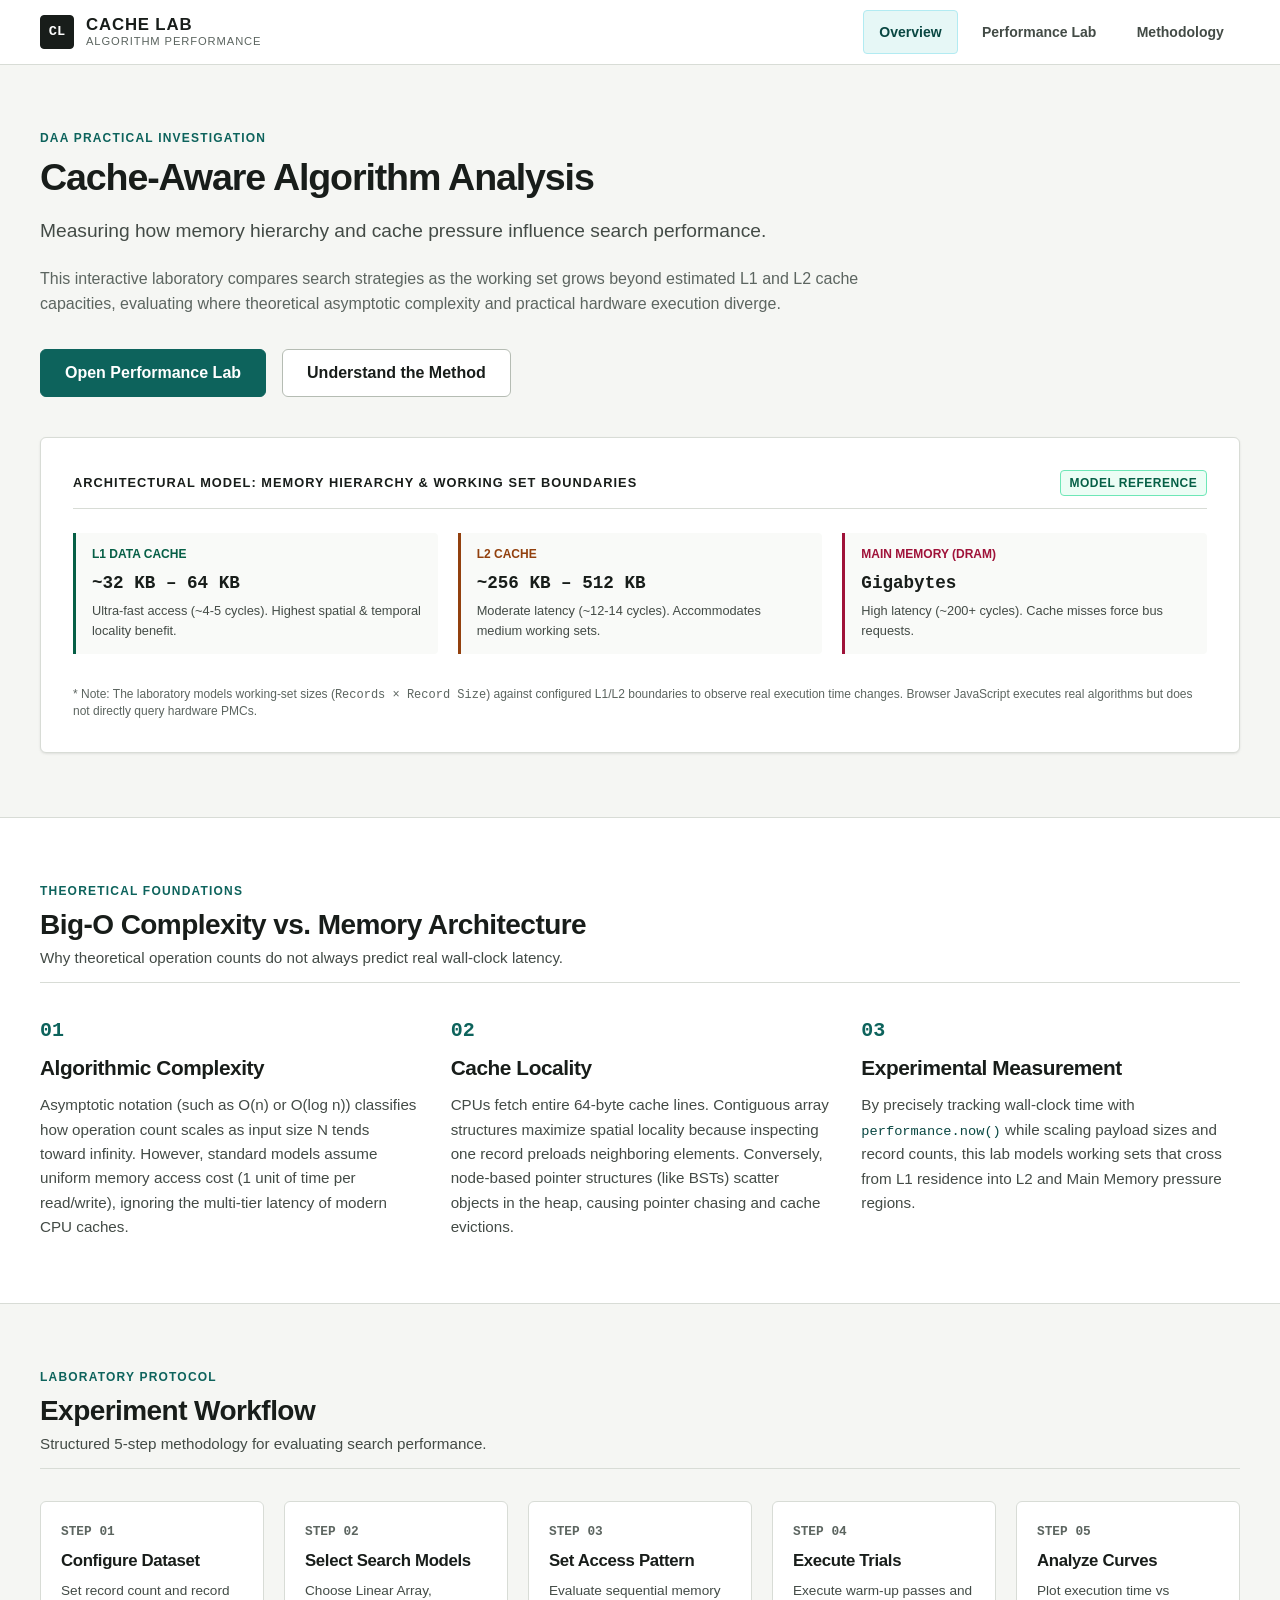
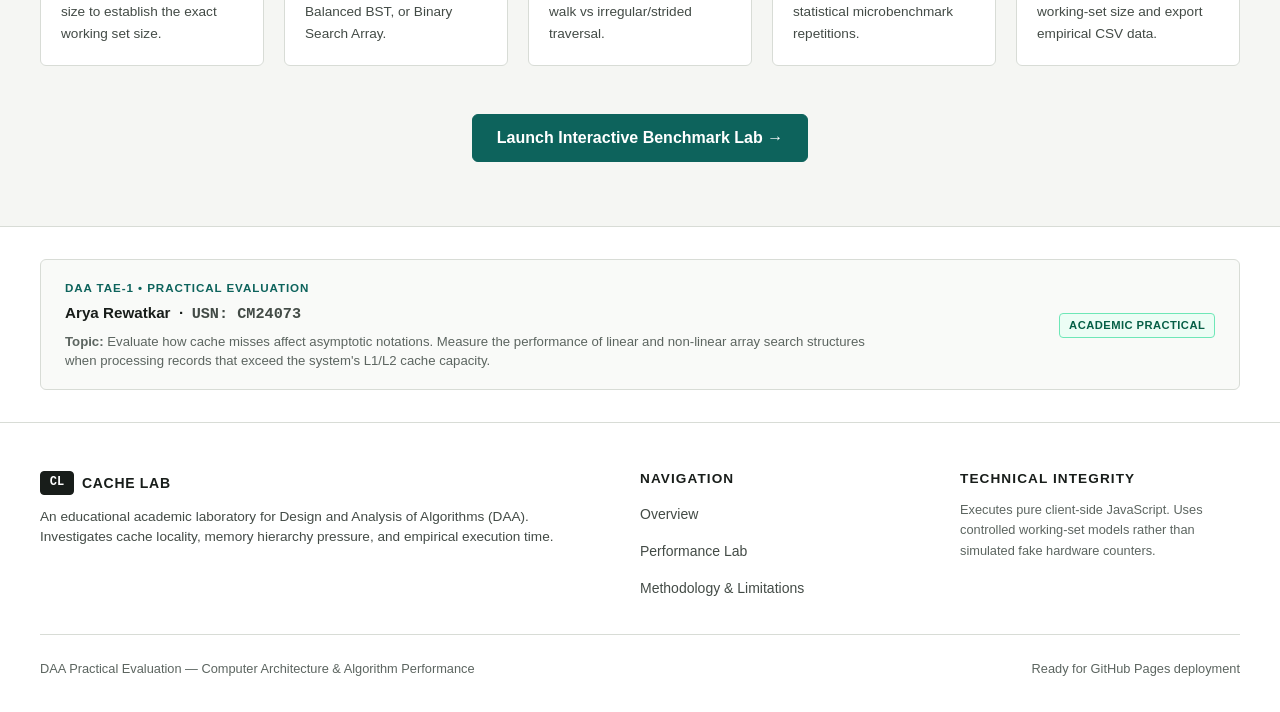
<file: index.html>
<!DOCTYPE html>
<html lang="en">
<head>
  <meta charset="UTF-8" />
  <meta name="viewport" content="width=device-width, initial-scale=1.0" />
  <title>Cache-Aware Algorithm Analysis | DAA Laboratory</title>
  <meta name="description" content="An interactive university laboratory measuring how memory hierarchy, working-set capacity, and cache pressure influence linear and non-linear search performance." />
  <!-- Stylesheets -->
  <link rel="stylesheet" href="css/style.css" />
</head>
<body>

  <!-- Accessibility Skip Link -->
  <a href="#mainContent" class="skip-to-content">Skip to main content</a>

  <!-- Site Navigation -->
  <header class="site-header" role="banner">
    <div class="nav-container">
      <a href="index.html" class="site-brand" aria-label="Cache Lab Homepage">
        <div class="brand-mark" aria-hidden="true">CL</div>
        <div class="brand-text">
          <span class="brand-title">CACHE LAB</span>
          <span class="brand-subtitle">Algorithm Performance</span>
        </div>
      </a>

      <!-- Mobile Nav Toggle -->
      <button class="nav-toggle-btn" id="navToggleBtn" aria-label="Toggle navigation menu" aria-expanded="false" aria-controls="navMenu">
        <svg viewBox="0 0 24 24" fill="none" stroke="currentColor" stroke-width="2" stroke-linecap="round" stroke-linejoin="round" aria-hidden="true">
          <line x1="3" y1="12" x2="21" y2="12"></line>
          <line x1="3" y1="6" x2="21" y2="6"></line>
          <line x1="3" y1="18" x2="21" y2="18"></line>
        </svg>
      </button>

      <nav id="navMenu" class="nav-menu" role="navigation" aria-label="Main Navigation">
        <a href="index.html" class="nav-link active" aria-current="page">Overview</a>
        <a href="lab.html" class="nav-link">Performance Lab</a>
        <a href="about.html" class="nav-link">Methodology</a>
      </nav>
    </div>
  </header>

  <!-- Main Content -->
  <main id="mainContent" role="main">
    <section class="section">
      <div class="container">
        <div style="max-width: 820px; margin-bottom: 2.5rem;">
          <div class="section-label">DAA Practical Investigation</div>
          <h1 style="margin-bottom: 1rem; letter-spacing: -0.03em;">Cache-Aware Algorithm Analysis</h1>
          <p style="font-size: 1.2rem; color: var(--text-secondary); line-height: 1.5; margin-bottom: 1.25rem;">
            Measuring how memory hierarchy and cache pressure influence search performance.
          </p>
          <p style="font-size: 1rem; color: var(--text-muted); margin-bottom: 2rem;">
            This interactive laboratory compares search strategies as the working set grows beyond estimated L1 and L2 cache capacities, evaluating where theoretical asymptotic complexity and practical hardware execution diverge.
          </p>
          <div style="display: flex; gap: 1rem; flex-wrap: wrap;">
            <a href="lab.html" class="btn btn-primary btn-lg">Open Performance Lab</a>
            <a href="about.html" class="btn btn-secondary btn-lg">Understand the Method</a>
          </div>
        </div>

        <!-- Technical Memory Hierarchy Schematic -->
        <div style="background-color: var(--bg-surface); border: 1px solid var(--border-subtle); border-radius: var(--radius-md); padding: clamp(1.25rem, 3vw, 2rem); box-shadow: var(--shadow-subtle);">
          <div style="display: flex; justify-content: space-between; align-items: center; margin-bottom: 1.5rem; border-bottom: 1px solid var(--border-subtle); padding-bottom: 0.75rem; flex-wrap: wrap; gap: 0.5rem;">
            <div style="font-size: 0.8rem; font-weight: 700; text-transform: uppercase; letter-spacing: 0.08em; color: var(--text-primary);">
              Architectural Model: Memory Hierarchy &amp; Working Set Boundaries
            </div>
            <span class="badge badge-l1">Model Reference</span>
          </div>

          <div style="display: grid; grid-template-columns: repeat(auto-fit, minmax(200px, 1fr)); gap: 1.25rem; margin-bottom: 2rem; width: 100%; max-width: 100%; min-width: 0;">
            <div style="border-left: 3px solid var(--state-l1); padding: 0.75rem 1rem; background-color: var(--bg-surface-subtle); border-radius: 0 var(--radius-sm) var(--radius-sm) 0;">
              <div style="font-size: 0.75rem; font-weight: 700; text-transform: uppercase; color: var(--state-l1); margin-bottom: 0.25rem;">L1 Data Cache</div>
              <div style="font-family: var(--font-mono); font-size: 1.1rem; font-weight: 700;">~32 KB – 64 KB</div>
              <div style="font-size: 0.8rem; color: var(--text-secondary); margin-top: 0.25rem;">Ultra-fast access (~4-5 cycles). Highest spatial &amp; temporal locality benefit.</div>
            </div>

            <div style="border-left: 3px solid var(--state-l2); padding: 0.75rem 1rem; background-color: var(--bg-surface-subtle); border-radius: 0 var(--radius-sm) var(--radius-sm) 0;">
              <div style="font-size: 0.75rem; font-weight: 700; text-transform: uppercase; color: var(--state-l2); margin-bottom: 0.25rem;">L2 Cache</div>
              <div style="font-family: var(--font-mono); font-size: 1.1rem; font-weight: 700;">~256 KB – 512 KB</div>
              <div style="font-size: 0.8rem; color: var(--text-secondary); margin-top: 0.25rem;">Moderate latency (~12-14 cycles). Accommodates medium working sets.</div>
            </div>

            <div style="border-left: 3px solid var(--state-ram); padding: 0.75rem 1rem; background-color: var(--bg-surface-subtle); border-radius: 0 var(--radius-sm) var(--radius-sm) 0;">
              <div style="font-size: 0.75rem; font-weight: 700; text-transform: uppercase; color: var(--state-ram); margin-bottom: 0.25rem;">Main Memory (DRAM)</div>
              <div style="font-family: var(--font-mono); font-size: 1.1rem; font-weight: 700;">Gigabytes</div>
              <div style="font-size: 0.8rem; color: var(--text-secondary); margin-top: 0.25rem;">High latency (~200+ cycles). Cache misses force bus requests.</div>
            </div>
          </div>

          <div style="font-size: 0.75rem; color: var(--text-muted); line-height: 1.4;">
            * Note: The laboratory models working-set sizes (<span class="mono-num">Records × Record Size</span>) against configured L1/L2 boundaries to observe real execution time changes. Browser JavaScript executes real algorithms but does not directly query hardware PMCs.
          </div>
        </div>
      </div>
    </section>

    <!-- Three Theoretical Pillars Section -->
    <section class="section" style="background-color: var(--bg-surface); border-top: 1px solid var(--border-subtle); border-bottom: 1px solid var(--border-subtle);">
      <div class="container">
        <div class="section-header">
          <div class="section-label">Theoretical Foundations</div>
          <h2 class="section-title">Big-O Complexity vs. Memory Architecture</h2>
          <p class="section-desc">Why theoretical operation counts do not always predict real wall-clock latency.</p>
        </div>

        <div style="display: grid; grid-template-columns: repeat(auto-fit, minmax(260px, 1fr)); gap: 2rem; width: 100%; max-width: 100%; min-width: 0;">
          <div>
            <div style="font-family: var(--font-mono); font-size: 1.25rem; font-weight: 800; color: var(--accent-teal); margin-bottom: 0.5rem;" aria-hidden="true">01</div>
            <h3 style="margin-bottom: 0.75rem;">Algorithmic Complexity</h3>
            <p style="font-size: 0.95rem;">
              Asymptotic notation (such as O(n) or O(log n)) classifies how operation count scales as input size N tends toward infinity. However, standard models assume uniform memory access cost (1 unit of time per read/write), ignoring the multi-tier latency of modern CPU caches.
            </p>
          </div>

          <div>
            <div style="font-family: var(--font-mono); font-size: 1.25rem; font-weight: 800; color: var(--accent-teal); margin-bottom: 0.5rem;" aria-hidden="true">02</div>
            <h3 style="margin-bottom: 0.75rem;">Cache Locality</h3>
            <p style="font-size: 0.95rem;">
              CPUs fetch entire 64-byte cache lines. Contiguous array structures maximize spatial locality because inspecting one record preloads neighboring elements. Conversely, node-based pointer structures (like BSTs) scatter objects in the heap, causing pointer chasing and cache evictions.
            </p>
          </div>

          <div>
            <div style="font-family: var(--font-mono); font-size: 1.25rem; font-weight: 800; color: var(--accent-teal); margin-bottom: 0.5rem;" aria-hidden="true">03</div>
            <h3 style="margin-bottom: 0.75rem;">Experimental Measurement</h3>
            <p style="font-size: 0.95rem;">
              By precisely tracking wall-clock time with <code style="color: var(--accent-teal-dark);">performance.now()</code> while scaling payload sizes and record counts, this lab models working sets that cross from L1 residence into L2 and Main Memory pressure regions.
            </p>
          </div>
        </div>
      </div>
    </section>

    <!-- Experiment Workflow Section -->
    <section class="section">
      <div class="container">
        <div class="section-header">
          <div class="section-label">Laboratory Protocol</div>
          <h2 class="section-title">Experiment Workflow</h2>
          <p class="section-desc">Structured 5-step methodology for evaluating search performance.</p>
        </div>

        <div style="display: grid; grid-template-columns: repeat(auto-fit, minmax(170px, 1fr)); gap: 1.25rem; width: 100%; max-width: 100%; min-width: 0;">
          <div style="background-color: var(--bg-surface); border: 1px solid var(--border-subtle); padding: 1.25rem; border-radius: var(--radius-md);">
            <div style="font-family: var(--font-mono); font-size: 0.8rem; font-weight: 700; color: var(--text-muted); margin-bottom: 0.5rem;">STEP 01</div>
            <h4 style="margin-bottom: 0.5rem;">Configure Dataset</h4>
            <p style="font-size: 0.85rem; color: var(--text-secondary);">Set record count and record size to establish the exact working set size.</p>
          </div>

          <div style="background-color: var(--bg-surface); border: 1px solid var(--border-subtle); padding: 1.25rem; border-radius: var(--radius-md);">
            <div style="font-family: var(--font-mono); font-size: 0.8rem; font-weight: 700; color: var(--text-muted); margin-bottom: 0.5rem;">STEP 02</div>
            <h4 style="margin-bottom: 0.5rem;">Select Search Models</h4>
            <p style="font-size: 0.85rem; color: var(--text-secondary);">Choose Linear Array, Balanced BST, or Binary Search Array.</p>
          </div>

          <div style="background-color: var(--bg-surface); border: 1px solid var(--border-subtle); padding: 1.25rem; border-radius: var(--radius-md);">
            <div style="font-family: var(--font-mono); font-size: 0.8rem; font-weight: 700; color: var(--text-muted); margin-bottom: 0.5rem;">STEP 03</div>
            <h4 style="margin-bottom: 0.5rem;">Set Access Pattern</h4>
            <p style="font-size: 0.85rem; color: var(--text-secondary);">Evaluate sequential memory walk vs irregular/strided traversal.</p>
          </div>

          <div style="background-color: var(--bg-surface); border: 1px solid var(--border-subtle); padding: 1.25rem; border-radius: var(--radius-md);">
            <div style="font-family: var(--font-mono); font-size: 0.8rem; font-weight: 700; color: var(--text-muted); margin-bottom: 0.5rem;">STEP 04</div>
            <h4 style="margin-bottom: 0.5rem;">Execute Trials</h4>
            <p style="font-size: 0.85rem; color: var(--text-secondary);">Execute warm-up passes and statistical microbenchmark repetitions.</p>
          </div>

          <div style="background-color: var(--bg-surface); border: 1px solid var(--border-subtle); padding: 1.25rem; border-radius: var(--radius-md);">
            <div style="font-family: var(--font-mono); font-size: 0.8rem; font-weight: 700; color: var(--text-muted); margin-bottom: 0.5rem;">STEP 05</div>
            <h4 style="margin-bottom: 0.5rem;">Analyze Curves</h4>
            <p style="font-size: 0.85rem; color: var(--text-secondary);">Plot execution time vs working-set size and export empirical CSV data.</p>
          </div>
        </div>

        <div style="text-align: center; margin-top: 3rem;">
          <a href="lab.html" class="btn btn-primary btn-lg">Launch Interactive Benchmark Lab &rarr;</a>
        </div>
      </div>
    </section>

    <!-- Academic Metadata (DAA TAE-1) -->
    <section class="section-tight" style="background-color: var(--bg-surface); border-top: 1px solid var(--border-subtle);">
      <div class="container">
        <div style="display: flex; justify-content: space-between; align-items: center; flex-wrap: wrap; gap: 1rem; padding: 1.15rem 1.5rem; background-color: var(--bg-surface-subtle); border: 1px solid var(--border-subtle); border-radius: var(--radius-md);">
          <div style="min-width: 0;">
            <div style="font-size: 0.725rem; font-weight: 700; text-transform: uppercase; letter-spacing: 0.08em; color: var(--accent-teal); margin-bottom: 0.25rem;">
              DAA TAE-1 &bull; Practical Evaluation
            </div>
            <div style="font-size: 0.95rem; font-weight: 700; color: var(--text-primary);">
              Arya Rewatkar &nbsp;&middot;&nbsp; <span class="mono-num" style="color: var(--text-secondary); font-weight: 600;">USN: CM24073</span>
            </div>
            <p style="font-size: 0.825rem; color: var(--text-muted); margin-top: 0.35rem; margin-bottom: 0; line-height: 1.45; max-width: 820px;">
              <strong>Topic:</strong> Evaluate how cache misses affect asymptotic notations. Measure the performance of linear and non-linear array search structures when processing records that exceed the system's L1/L2 cache capacity.
            </p>
          </div>
          <div>
            <span class="badge badge-l1" style="font-size: 0.7rem;">Academic Practical</span>
          </div>
        </div>
      </div>
    </section>
  </main>

  <!-- Site Footer -->
  <footer class="site-footer" role="contentinfo">
    <div class="container">
      <div class="footer-grid">
        <div class="footer-col">
          <div style="display: flex; align-items: center; gap: 0.5rem; margin-bottom: 0.75rem;">
            <div class="brand-mark" style="width: 24px; height: 24px; font-size: 0.75rem;" aria-hidden="true">CL</div>
            <strong style="color: var(--text-primary); letter-spacing: 0.05em;">CACHE LAB</strong>
          </div>
          <p style="font-size: 0.85rem; line-height: 1.5;">
            An educational academic laboratory for Design and Analysis of Algorithms (DAA). Investigates cache locality, memory hierarchy pressure, and empirical execution time.
          </p>
        </div>
        <div class="footer-col">
          <h4>Navigation</h4>
          <ul class="footer-links">
            <li><a href="index.html">Overview</a></li>
            <li><a href="lab.html">Performance Lab</a></li>
            <li><a href="about.html">Methodology &amp; Limitations</a></li>
          </ul>
        </div>
        <div class="footer-col">
          <h4>Technical Integrity</h4>
          <p style="font-size: 0.8rem; color: var(--text-muted);">
            Executes pure client-side JavaScript. Uses controlled working-set models rather than simulated fake hardware counters.
          </p>
        </div>
      </div>
      <div class="footer-bottom">
        <div>DAA Practical Evaluation &mdash; Computer Architecture &amp; Algorithm Performance</div>
        <div>Ready for GitHub Pages deployment</div>
      </div>
    </div>
  </footer>

  <!-- Mobile Nav Script -->
  <script>
    const navBtn = document.getElementById('navToggleBtn');
    const navMenu = document.getElementById('navMenu');
    if (navBtn && navMenu) {
      navBtn.addEventListener('click', () => {
        const isExpanded = navBtn.getAttribute('aria-expanded') === 'true';
        navBtn.setAttribute('aria-expanded', !isExpanded);
        navMenu.classList.toggle('is-open');
      });
      document.addEventListener('click', (e) => {
        if (!navBtn.contains(e.target) && !navMenu.contains(e.target) && navMenu.classList.contains('is-open')) {
          navMenu.classList.remove('is-open');
          navBtn.setAttribute('aria-expanded', 'false');
        }
      });
    }
  </script>

</body>
</html>
</file>
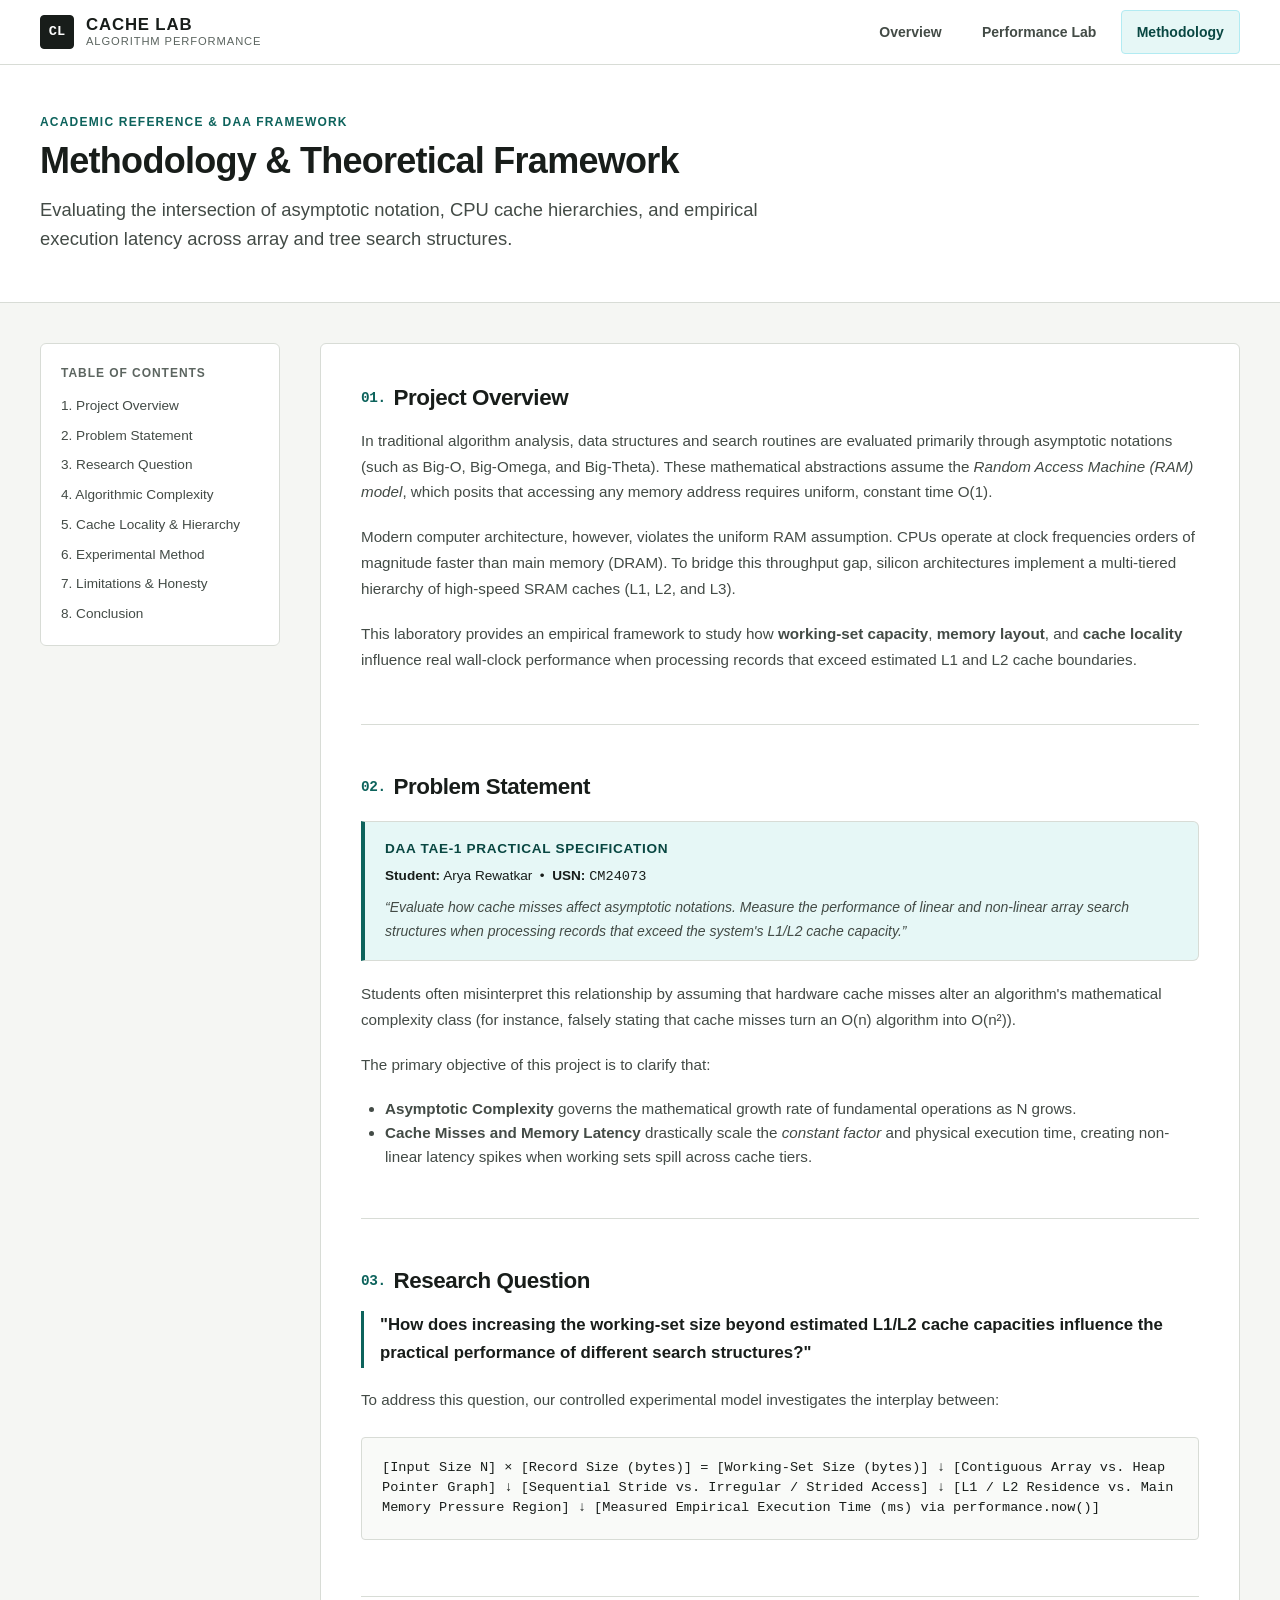
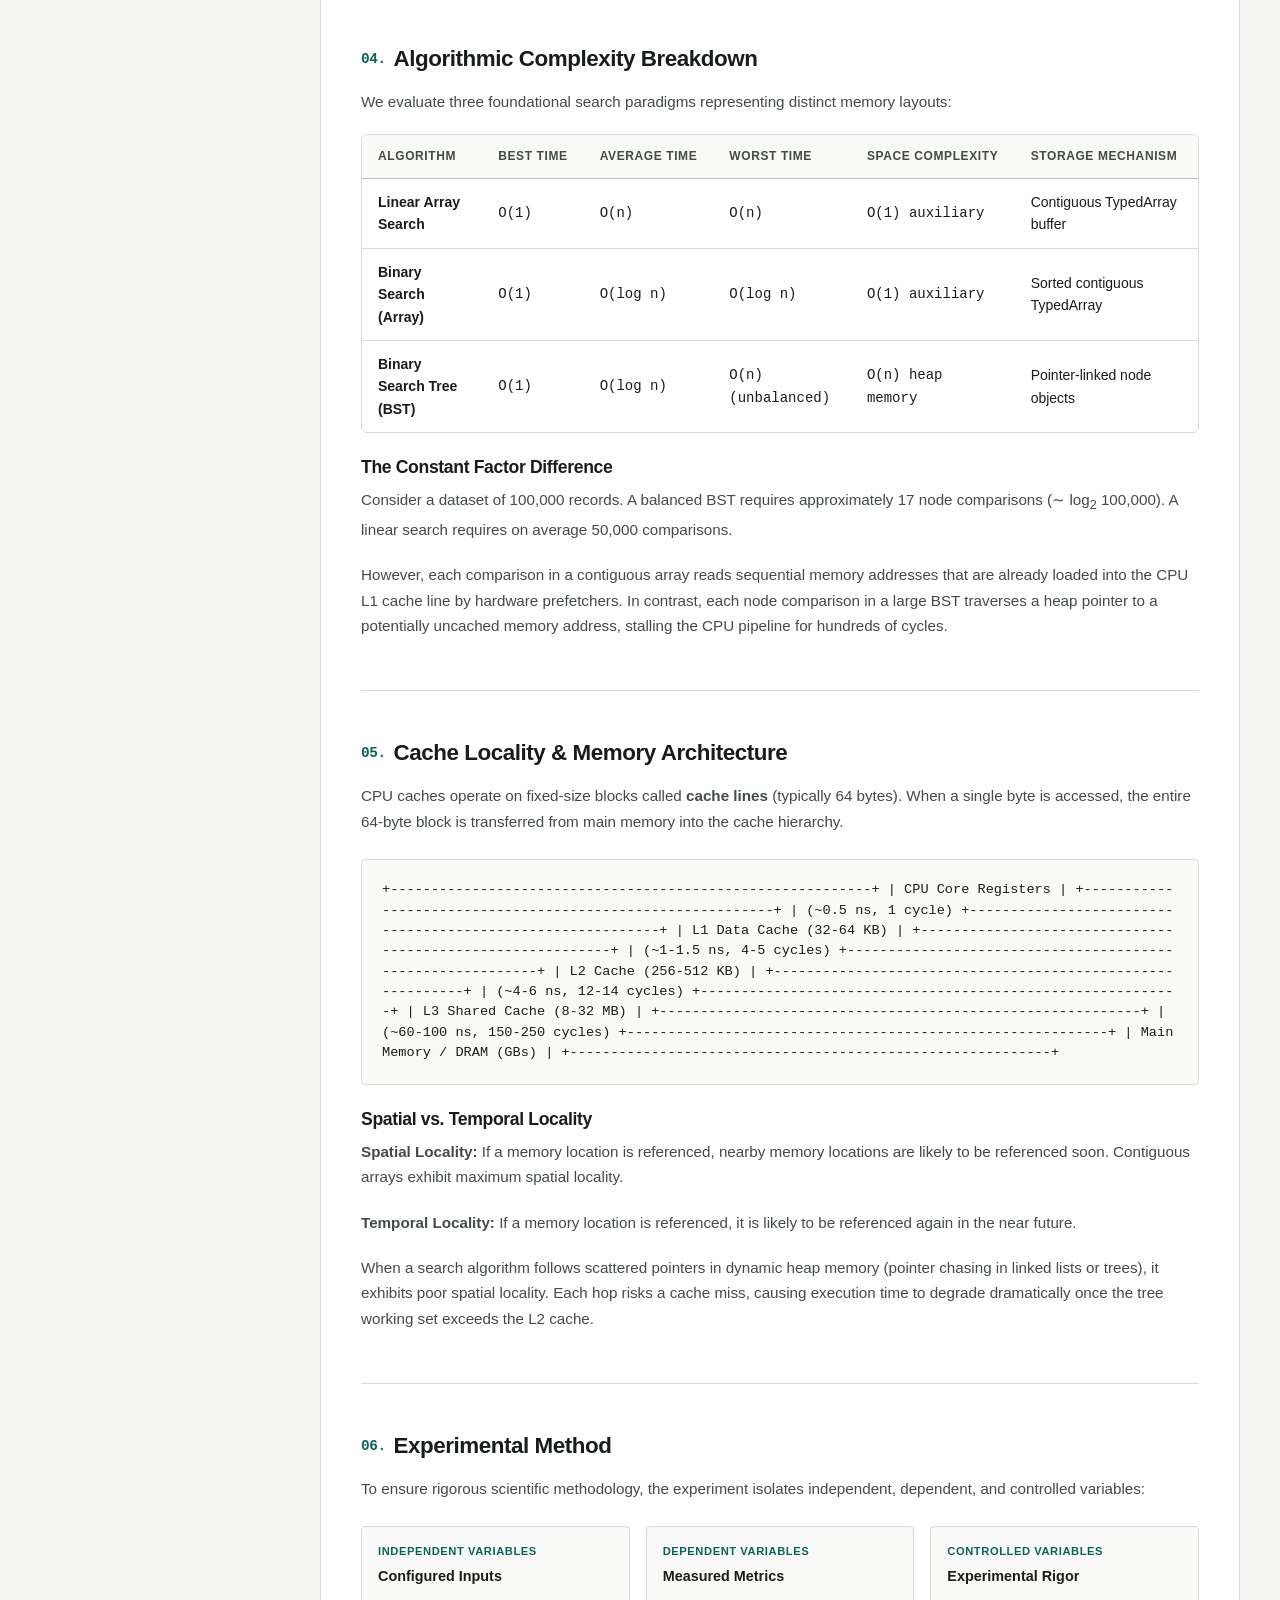
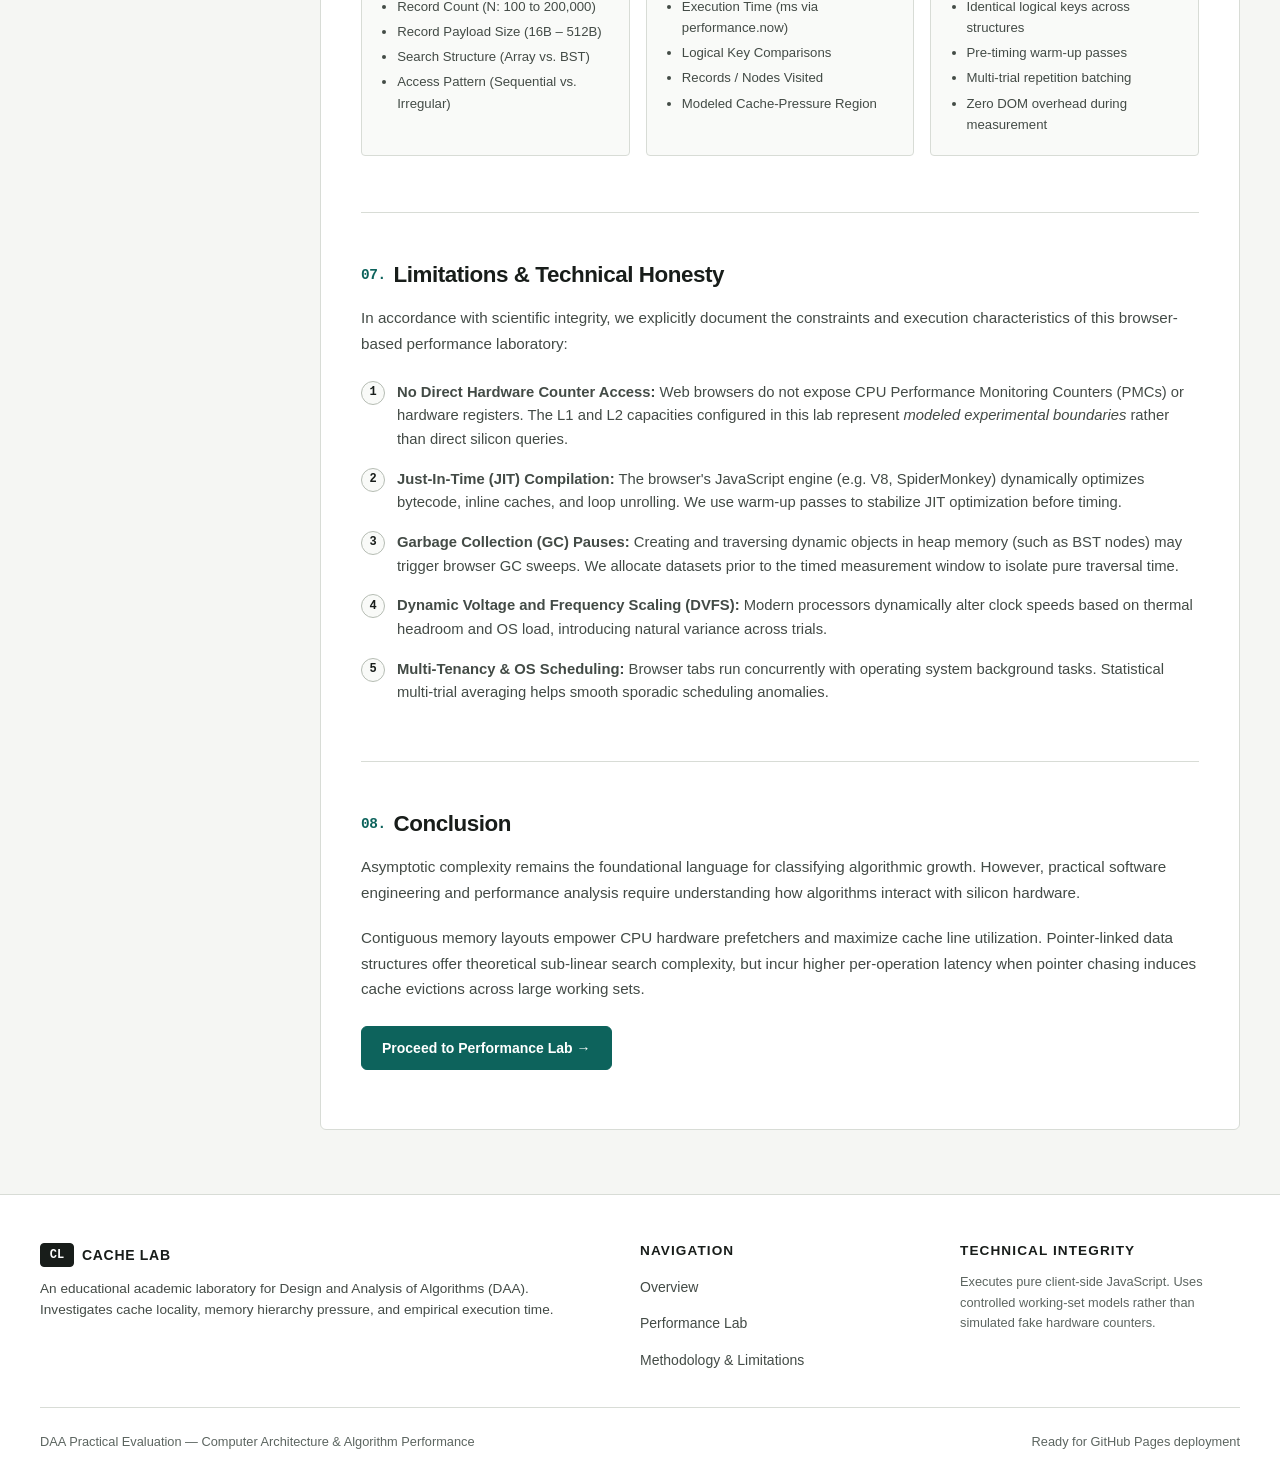
<file: about.html>
<!DOCTYPE html>
<html lang="en">
<head>
  <meta charset="UTF-8" />
  <meta name="viewport" content="width=device-width, initial-scale=1.0" />
  <title>Methodology & Analysis | Cache-Aware Algorithm Analysis</title>
  <meta name="description" content="Academic methodology, architectural memory hierarchy model, and asymptotic complexity analysis for DAA practical." />
  <!-- Stylesheets -->
  <link rel="stylesheet" href="css/style.css" />
  <link rel="stylesheet" href="css/about.css" />
</head>
<body>

  <!-- Accessibility Skip Link -->
  <a href="#mainContent" class="skip-to-content">Skip to main content</a>

  <!-- Site Navigation -->
  <header class="site-header" role="banner">
    <div class="nav-container">
      <a href="index.html" class="site-brand" aria-label="Cache Lab Homepage">
        <div class="brand-mark" aria-hidden="true">CL</div>
        <div class="brand-text">
          <span class="brand-title">CACHE LAB</span>
          <span class="brand-subtitle">Algorithm Performance</span>
        </div>
      </a>

      <!-- Mobile Nav Toggle -->
      <button class="nav-toggle-btn" id="navToggleBtn" aria-label="Toggle navigation menu" aria-expanded="false" aria-controls="navMenu">
        <svg viewBox="0 0 24 24" fill="none" stroke="currentColor" stroke-width="2" stroke-linecap="round" stroke-linejoin="round" aria-hidden="true">
          <line x1="3" y1="12" x2="21" y2="12"></line>
          <line x1="3" y1="6" x2="21" y2="6"></line>
          <line x1="3" y1="18" x2="21" y2="18"></line>
        </svg>
      </button>

      <nav id="navMenu" class="nav-menu" role="navigation" aria-label="Main Navigation">
        <a href="index.html" class="nav-link">Overview</a>
        <a href="lab.html" class="nav-link">Performance Lab</a>
        <a href="about.html" class="nav-link active" aria-current="page">Methodology</a>
      </nav>
    </div>
  </header>

  <!-- Page Header -->
  <div class="about-header">
    <div class="container">
      <div class="section-label">Academic Reference &amp; DAA Framework</div>
      <h1 class="about-title">Methodology &amp; Theoretical Framework</h1>
      <p class="about-subtitle">
        Evaluating the intersection of asymptotic notation, CPU cache hierarchies, and empirical execution latency across array and tree search structures.
      </p>
    </div>
  </div>

  <!-- Main Content Layout -->
  <main id="mainContent" class="container" style="padding-bottom: 4rem;" role="main">
    <div class="about-layout">
      
      <!-- Sticky Navigation Table of Contents -->
      <aside aria-label="Article Table of Contents">
        <div class="about-toc">
          <div class="toc-title">Table of Contents</div>
          <ul class="toc-list">
            <li><a href="#overview" class="toc-link">1. Project Overview</a></li>
            <li><a href="#problem" class="toc-link">2. Problem Statement</a></li>
            <li><a href="#research" class="toc-link">3. Research Question</a></li>
            <li><a href="#complexity" class="toc-link">4. Algorithmic Complexity</a></li>
            <li><a href="#locality" class="toc-link">5. Cache Locality &amp; Hierarchy</a></li>
            <li><a href="#method" class="toc-link">6. Experimental Method</a></li>
            <li><a href="#limitations" class="toc-link">7. Limitations &amp; Honesty</a></li>
            <li><a href="#conclusion" class="toc-link">8. Conclusion</a></li>
          </ul>
        </div>
      </aside>

      <!-- Article Content -->
      <article class="about-content">
        
        <!-- 1. Overview -->
        <section id="overview" class="about-section" aria-labelledby="heading-overview">
          <h2 id="heading-overview" class="about-heading"><span class="section-num">01.</span> Project Overview</h2>
          <div class="about-body">
            <p>
              In traditional algorithm analysis, data structures and search routines are evaluated primarily through asymptotic notations (such as Big-O, Big-Omega, and Big-Theta). These mathematical abstractions assume the <em>Random Access Machine (RAM) model</em>, which posits that accessing any memory address requires uniform, constant time O(1).
            </p>
            <p>
              Modern computer architecture, however, violates the uniform RAM assumption. CPUs operate at clock frequencies orders of magnitude faster than main memory (DRAM). To bridge this throughput gap, silicon architectures implement a multi-tiered hierarchy of high-speed SRAM caches (L1, L2, and L3).
            </p>
            <p>
              This laboratory provides an empirical framework to study how <strong>working-set capacity</strong>, <strong>memory layout</strong>, and <strong>cache locality</strong> influence real wall-clock performance when processing records that exceed estimated L1 and L2 cache boundaries.
            </p>
          </div>
        </section>

        <!-- 2. Problem Statement -->
        <section id="problem" class="about-section" aria-labelledby="heading-problem">
          <h2 id="heading-problem" class="about-heading"><span class="section-num">02.</span> Problem Statement</h2>
          <div class="about-body">
            <div class="callout callout-info" role="note">
              <div class="callout-title">DAA TAE-1 Practical Specification</div>
              <div style="font-size: 0.85rem; margin-bottom: 0.5rem; color: var(--text-primary);">
                <strong>Student:</strong> Arya Rewatkar &nbsp;&bull;&nbsp; <strong>USN:</strong> <span class="mono-num">CM24073</span>
              </div>
              <p style="font-size: 0.875rem; margin: 0; font-style: italic; color: var(--text-secondary);">
                &ldquo;Evaluate how cache misses affect asymptotic notations. Measure the performance of linear and non-linear array search structures when processing records that exceed the system's L1/L2 cache capacity.&rdquo;
              </p>
            </div>
            <p>
              Students often misinterpret this relationship by assuming that hardware cache misses alter an algorithm's mathematical complexity class (for instance, falsely stating that cache misses turn an O(n) algorithm into O(n&sup2;)).
            </p>
            <p>
              The primary objective of this project is to clarify that:
            </p>
            <ul style="padding-left: 1.5rem; margin-bottom: 1rem; font-size: 0.95rem; color: var(--text-secondary);">
              <li><strong>Asymptotic Complexity</strong> governs the mathematical growth rate of fundamental operations as N grows.</li>
              <li><strong>Cache Misses and Memory Latency</strong> drastically scale the <em>constant factor</em> and physical execution time, creating non-linear latency spikes when working sets spill across cache tiers.</li>
            </ul>
          </div>
        </section>

        <!-- 3. Research Question -->
        <section id="research" class="about-section" aria-labelledby="heading-research">
          <h2 id="heading-research" class="about-heading"><span class="section-num">03.</span> Research Question</h2>
          <div class="about-body">
            <p style="font-size: 1.05rem; font-weight: 600; color: var(--text-primary); border-left: 3px solid var(--accent-teal); padding-left: 1rem;">
              "How does increasing the working-set size beyond estimated L1/L2 cache capacities influence the practical performance of different search structures?"
            </p>
            <p style="margin-top: 1rem;">
              To address this question, our controlled experimental model investigates the interplay between:
            </p>
            <div class="schematic-box" aria-label="Experimental workflow diagram">
[Input Size N] &times; [Record Size (bytes)] = [Working-Set Size (bytes)]
                      &darr;
[Contiguous Array vs. Heap Pointer Graph]
                      &darr;
[Sequential Stride vs. Irregular / Strided Access]
                      &darr;
[L1 / L2 Residence vs. Main Memory Pressure Region]
                      &darr;
[Measured Empirical Execution Time (ms) via performance.now()]
            </div>
          </div>
        </section>

        <!-- 4. Algorithmic Complexity -->
        <section id="complexity" class="about-section" aria-labelledby="heading-complexity">
          <h2 id="heading-complexity" class="about-heading"><span class="section-num">04.</span> Algorithmic Complexity Breakdown</h2>
          <div class="about-body">
            <p>
              We evaluate three foundational search paradigms representing distinct memory layouts:
            </p>

            <div class="table-container">
              <table class="data-table" aria-label="Complexity comparison table">
                <thead>
                  <tr>
                    <th scope="col">Algorithm</th>
                    <th scope="col">Best Time</th>
                    <th scope="col">Average Time</th>
                    <th scope="col">Worst Time</th>
                    <th scope="col">Space Complexity</th>
                    <th scope="col">Storage Mechanism</th>
                  </tr>
                </thead>
                <tbody>
                  <tr>
                    <td><strong>Linear Array Search</strong></td>
                    <td class="mono-num">O(1)</td>
                    <td class="mono-num">O(n)</td>
                    <td class="mono-num">O(n)</td>
                    <td class="mono-num">O(1) auxiliary</td>
                    <td>Contiguous TypedArray buffer</td>
                  </tr>
                  <tr>
                    <td><strong>Binary Search (Array)</strong></td>
                    <td class="mono-num">O(1)</td>
                    <td class="mono-num">O(log n)</td>
                    <td class="mono-num">O(log n)</td>
                    <td class="mono-num">O(1) auxiliary</td>
                    <td>Sorted contiguous TypedArray</td>
                  </tr>
                  <tr>
                    <td><strong>Binary Search Tree (BST)</strong></td>
                    <td class="mono-num">O(1)</td>
                    <td class="mono-num">O(log n)</td>
                    <td class="mono-num">O(n) (unbalanced)</td>
                    <td class="mono-num">O(n) heap memory</td>
                    <td>Pointer-linked node objects</td>
                  </tr>
                </tbody>
              </table>
            </div>

            <h3 style="font-size: 1.1rem; margin: 1.5rem 0 0.5rem;">The Constant Factor Difference</h3>
            <p>
              Consider a dataset of 100,000 records. A balanced BST requires approximately 17 node comparisons (&sim; log<sub>2</sub> 100,000). A linear search requires on average 50,000 comparisons.
            </p>
            <p>
              However, each comparison in a contiguous array reads sequential memory addresses that are already loaded into the CPU L1 cache line by hardware prefetchers. In contrast, each node comparison in a large BST traverses a heap pointer to a potentially uncached memory address, stalling the CPU pipeline for hundreds of cycles.
            </p>
          </div>
        </section>

        <!-- 5. Cache Locality & Memory Hierarchy -->
        <section id="locality" class="about-section" aria-labelledby="heading-locality">
          <h2 id="heading-locality" class="about-heading"><span class="section-num">05.</span> Cache Locality &amp; Memory Architecture</h2>
          <div class="about-body">
            <p>
              CPU caches operate on fixed-size blocks called <strong>cache lines</strong> (typically 64 bytes). When a single byte is accessed, the entire 64-byte block is transferred from main memory into the cache hierarchy.
            </p>

            <div class="schematic-box" aria-label="CPU memory hierarchy diagram">
+-----------------------------------------------------------+
|                     CPU Core Registers                    |
+-----------------------------------------------------------+
                             |  (~0.5 ns, 1 cycle)
+-----------------------------------------------------------+
|                   L1 Data Cache (32-64 KB)                |
+-----------------------------------------------------------+
                             |  (~1-1.5 ns, 4-5 cycles)
+-----------------------------------------------------------+
|                    L2 Cache (256-512 KB)                  |
+-----------------------------------------------------------+
                             |  (~4-6 ns, 12-14 cycles)
+-----------------------------------------------------------+
|                 L3 Shared Cache (8-32 MB)                 |
+-----------------------------------------------------------+
                             |  (~60-100 ns, 150-250 cycles)
+-----------------------------------------------------------+
|                  Main Memory / DRAM (GBs)                 |
+-----------------------------------------------------------+
            </div>

            <h3 style="font-size: 1.1rem; margin: 1.5rem 0 0.5rem;">Spatial vs. Temporal Locality</h3>
            <p>
              <strong>Spatial Locality:</strong> If a memory location is referenced, nearby memory locations are likely to be referenced soon. Contiguous arrays exhibit maximum spatial locality.
            </p>
            <p>
              <strong>Temporal Locality:</strong> If a memory location is referenced, it is likely to be referenced again in the near future.
            </p>
            <p>
              When a search algorithm follows scattered pointers in dynamic heap memory (pointer chasing in linked lists or trees), it exhibits poor spatial locality. Each hop risks a cache miss, causing execution time to degrade dramatically once the tree working set exceeds the L2 cache.
            </p>
          </div>
        </section>

        <!-- 6. Experimental Method -->
        <section id="method" class="about-section" aria-labelledby="heading-method">
          <h2 id="heading-method" class="about-heading"><span class="section-num">06.</span> Experimental Method</h2>
          <div class="about-body">
            <p>
              To ensure rigorous scientific methodology, the experiment isolates independent, dependent, and controlled variables:
            </p>

            <div class="variables-grid">
              <div class="var-card">
                <div class="var-card-type">Independent Variables</div>
                <div class="var-card-title">Configured Inputs</div>
                <ul class="var-card-list">
                  <li>Record Count (N: 100 to 200,000)</li>
                  <li>Record Payload Size (16B – 512B)</li>
                  <li>Search Structure (Array vs. BST)</li>
                  <li>Access Pattern (Sequential vs. Irregular)</li>
                </ul>
              </div>

              <div class="var-card">
                <div class="var-card-type">Dependent Variables</div>
                <div class="var-card-title">Measured Metrics</div>
                <ul class="var-card-list">
                  <li>Execution Time (ms via performance.now)</li>
                  <li>Logical Key Comparisons</li>
                  <li>Records / Nodes Visited</li>
                  <li>Modeled Cache-Pressure Region</li>
                </ul>
              </div>

              <div class="var-card">
                <div class="var-card-type">Controlled Variables</div>
                <div class="var-card-title">Experimental Rigor</div>
                <ul class="var-card-list">
                  <li>Identical logical keys across structures</li>
                  <li>Pre-timing warm-up passes</li>
                  <li>Multi-trial repetition batching</li>
                  <li>Zero DOM overhead during measurement</li>
                </ul>
              </div>
            </div>
          </div>
        </section>

        <!-- 7. Limitations & Technical Honesty -->
        <section id="limitations" class="about-section" aria-labelledby="heading-limitations">
          <h2 id="heading-limitations" class="about-heading"><span class="section-num">07.</span> Limitations &amp; Technical Honesty</h2>
          <div class="about-body">
            <p>
              In accordance with scientific integrity, we explicitly document the constraints and execution characteristics of this browser-based performance laboratory:
            </p>

            <ul class="limitations-list">
              <li>
                <strong>No Direct Hardware Counter Access:</strong> Web browsers do not expose CPU Performance Monitoring Counters (PMCs) or hardware registers. The L1 and L2 capacities configured in this lab represent <em>modeled experimental boundaries</em> rather than direct silicon queries.
              </li>
              <li>
                <strong>Just-In-Time (JIT) Compilation:</strong> The browser's JavaScript engine (e.g. V8, SpiderMonkey) dynamically optimizes bytecode, inline caches, and loop unrolling. We use warm-up passes to stabilize JIT optimization before timing.
              </li>
              <li>
                <strong>Garbage Collection (GC) Pauses:</strong> Creating and traversing dynamic objects in heap memory (such as BST nodes) may trigger browser GC sweeps. We allocate datasets prior to the timed measurement window to isolate pure traversal time.
              </li>
              <li>
                <strong>Dynamic Voltage and Frequency Scaling (DVFS):</strong> Modern processors dynamically alter clock speeds based on thermal headroom and OS load, introducing natural variance across trials.
              </li>
              <li>
                <strong>Multi-Tenancy &amp; OS Scheduling:</strong> Browser tabs run concurrently with operating system background tasks. Statistical multi-trial averaging helps smooth sporadic scheduling anomalies.
              </li>
            </ul>
          </div>
        </section>

        <!-- 8. Conclusion -->
        <section id="conclusion" class="about-section" aria-labelledby="heading-conclusion">
          <h2 id="heading-conclusion" class="about-heading"><span class="section-num">08.</span> Conclusion</h2>
          <div class="about-body">
            <p>
              Asymptotic complexity remains the foundational language for classifying algorithmic growth. However, practical software engineering and performance analysis require understanding how algorithms interact with silicon hardware.
            </p>
            <p>
              Contiguous memory layouts empower CPU hardware prefetchers and maximize cache line utilization. Pointer-linked data structures offer theoretical sub-linear search complexity, but incur higher per-operation latency when pointer chasing induces cache evictions across large working sets.
            </p>
            <p style="margin-top: 1.5rem;">
              <a href="lab.html" class="btn btn-primary">Proceed to Performance Lab &rarr;</a>
            </p>
          </div>
        </section>

      </article>
    </div>
  </main>

  <!-- Site Footer -->
  <footer class="site-footer" role="contentinfo">
    <div class="container">
      <div class="footer-grid">
        <div class="footer-col">
          <div style="display: flex; align-items: center; gap: 0.5rem; margin-bottom: 0.75rem;">
            <div class="brand-mark" style="width: 24px; height: 24px; font-size: 0.75rem;" aria-hidden="true">CL</div>
            <strong style="color: var(--text-primary); letter-spacing: 0.05em;">CACHE LAB</strong>
          </div>
          <p style="font-size: 0.85rem; line-height: 1.5;">
            An educational academic laboratory for Design and Analysis of Algorithms (DAA). Investigates cache locality, memory hierarchy pressure, and empirical execution time.
          </p>
        </div>
        <div class="footer-col">
          <h4>Navigation</h4>
          <ul class="footer-links">
            <li><a href="index.html">Overview</a></li>
            <li><a href="lab.html">Performance Lab</a></li>
            <li><a href="about.html">Methodology &amp; Limitations</a></li>
          </ul>
        </div>
        <div class="footer-col">
          <h4>Technical Integrity</h4>
          <p style="font-size: 0.8rem; color: var(--text-muted);">
            Executes pure client-side JavaScript. Uses controlled working-set models rather than simulated fake hardware counters.
          </p>
        </div>
      </div>
      <div class="footer-bottom">
        <div>DAA Practical Evaluation &mdash; Computer Architecture &amp; Algorithm Performance</div>
        <div>Ready for GitHub Pages deployment</div>
      </div>
    </div>
  </footer>

  <!-- Mobile Nav Script -->
  <script>
    const navBtn = document.getElementById('navToggleBtn');
    const navMenu = document.getElementById('navMenu');
    if (navBtn && navMenu) {
      navBtn.addEventListener('click', () => {
        const isExpanded = navBtn.getAttribute('aria-expanded') === 'true';
        navBtn.setAttribute('aria-expanded', !isExpanded);
        navMenu.classList.toggle('is-open');
      });
      document.addEventListener('click', (e) => {
        if (!navBtn.contains(e.target) && !navMenu.contains(e.target) && navMenu.classList.contains('is-open')) {
          navMenu.classList.remove('is-open');
          navBtn.setAttribute('aria-expanded', 'false');
        }
      });
    }
  </script>

</body>
</html>
</file>
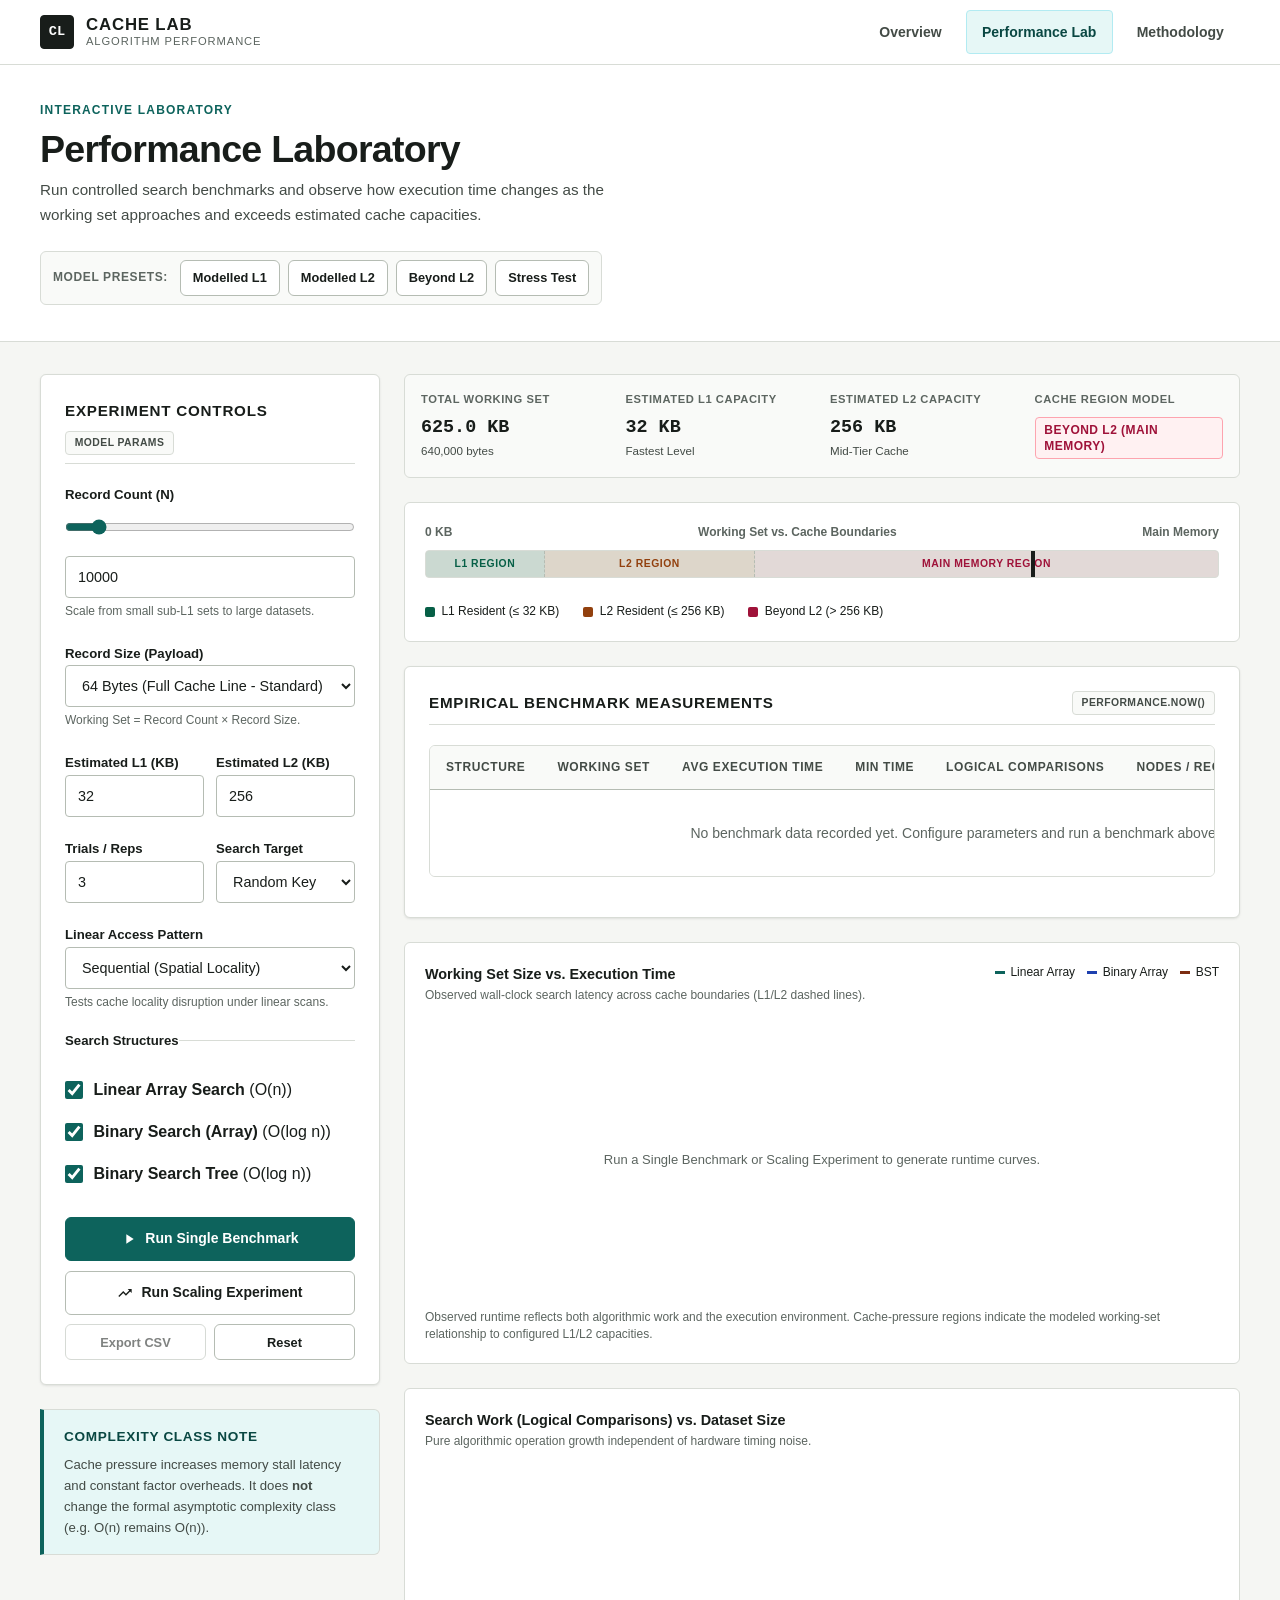
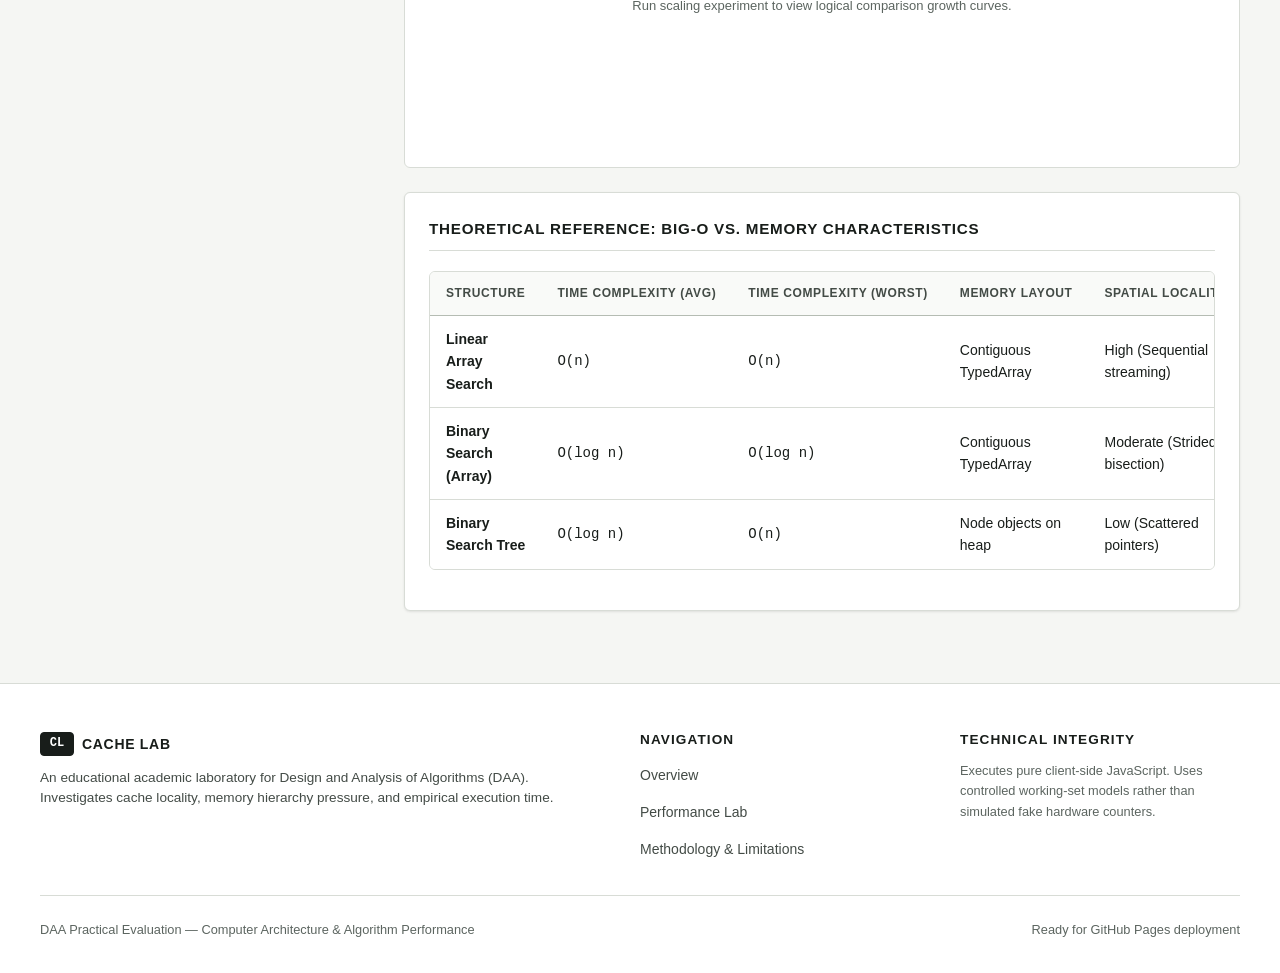
<file: lab.html>
<!DOCTYPE html>
<html lang="en">
<head>
  <meta charset="UTF-8" />
  <meta name="viewport" content="width=device-width, initial-scale=1.0" />
  <title>Performance Laboratory | Cache-Aware Algorithm Analysis</title>
  <meta name="description" content="Interactive laboratory measuring empirical search performance against modeled L1 and L2 cache working sets." />
  <!-- Stylesheets -->
  <link rel="stylesheet" href="css/style.css" />
  <link rel="stylesheet" href="css/lab.css" />
</head>
<body>

  <!-- Accessibility Skip Link -->
  <a href="#mainContent" class="skip-to-content">Skip to main content</a>

  <!-- Site Navigation -->
  <header class="site-header" role="banner">
    <div class="nav-container">
      <a href="index.html" class="site-brand" aria-label="Cache Lab Homepage">
        <div class="brand-mark" aria-hidden="true">CL</div>
        <div class="brand-text">
          <span class="brand-title">CACHE LAB</span>
          <span class="brand-subtitle">Algorithm Performance</span>
        </div>
      </a>

      <!-- Mobile Nav Toggle -->
      <button class="nav-toggle-btn" id="navToggleBtn" aria-label="Toggle navigation menu" aria-expanded="false" aria-controls="navMenu">
        <svg viewBox="0 0 24 24" fill="none" stroke="currentColor" stroke-width="2" stroke-linecap="round" stroke-linejoin="round" aria-hidden="true">
          <line x1="3" y1="12" x2="21" y2="12"></line>
          <line x1="3" y1="6" x2="21" y2="6"></line>
          <line x1="3" y1="18" x2="21" y2="18"></line>
        </svg>
      </button>

      <nav id="navMenu" class="nav-menu" role="navigation" aria-label="Main Navigation">
        <a href="index.html" class="nav-link">Overview</a>
        <a href="lab.html" class="nav-link active" aria-current="page">Performance Lab</a>
        <a href="about.html" class="nav-link">Methodology</a>
      </nav>
    </div>
  </header>

  <!-- Lab Workspace Header -->
  <div class="lab-header-banner">
    <div class="container">
      <div class="lab-title-area">
        <div>
          <div class="section-label">Interactive Laboratory</div>
          <h1 style="margin-bottom: 0.35rem;">Performance Laboratory</h1>
          <p class="lab-title-desc">
            Run controlled search benchmarks and observe how execution time changes as the working set approaches and exceeds estimated cache capacities.
          </p>
        </div>

        <!-- Presets -->
        <div class="lab-preset-bar" role="group" aria-label="Model Presets">
          <span class="preset-label">Model Presets:</span>
          <button type="button" class="btn btn-outline btn-sm btn-preset" data-preset="l1" aria-label="Apply Modelled L1 Resident Preset">Modelled L1</button>
          <button type="button" class="btn btn-outline btn-sm btn-preset" data-preset="l2" aria-label="Apply Modelled L2 Resident Preset">Modelled L2</button>
          <button type="button" class="btn btn-outline btn-sm btn-preset" data-preset="ram" aria-label="Apply Beyond L2 Cache Preset">Beyond L2</button>
          <button type="button" class="btn btn-outline btn-sm btn-preset" data-preset="stress" aria-label="Apply Stress Test Preset">Stress Test</button>
        </div>
      </div>
    </div>
  </div>

  <!-- Main Laboratory Workspace -->
  <main id="mainContent" class="container" style="padding-bottom: 3rem;" role="main">
    <div class="lab-workspace-grid">

      <!-- LEFT COLUMN: Controls & Configurations -->
      <aside aria-label="Benchmark Controls">
        <div class="lab-card">
          <div class="lab-card-title">
            <span>Experiment Controls</span>
            <span class="badge" style="font-size: 0.65rem;">Model Params</span>
          </div>

          <form id="labControlsForm" onsubmit="return false;" aria-label="Experiment Configuration Form">
            <!-- Record Count -->
            <div class="form-group">
              <div class="form-label-row">
                <label for="inputRecordCountNum" class="form-label">Record Count (N)</label>
                <span class="form-val-display" id="recordCountDisplay" aria-live="polite"></span>
              </div>
              <input type="range" id="inputRecordCountRange" class="form-range" min="500" max="100000" step="500" value="10000" aria-label="Record count range slider" />
              <input type="number" id="inputRecordCountNum" class="form-input" min="100" max="200000" step="100" value="10000" style="margin-top: 0.35rem;" aria-label="Record count numeric input" />
              <div class="form-hint">Scale from small sub-L1 sets to large datasets.</div>
            </div>

            <!-- Record Size -->
            <div class="form-group">
              <label for="selectRecordSize" class="form-label">Record Size (Payload)</label>
              <select id="selectRecordSize" class="form-select">
                <option value="16">16 Bytes (Minimal Key + Small Payload)</option>
                <option value="32">32 Bytes (Half Cache Line)</option>
                <option value="64" selected>64 Bytes (Full Cache Line - Standard)</option>
                <option value="128">128 Bytes (Dual Cache Lines)</option>
                <option value="256">256 Bytes (Large Record)</option>
                <option value="512">512 Bytes (Heavy Record)</option>
              </select>
              <div class="form-hint">Working Set = Record Count &times; Record Size.</div>
            </div>

            <!-- Cache Capacity Parameters -->
            <div class="form-two-col">
              <div class="form-group">
                <label for="inputL1Capacity" class="form-label">Estimated L1 (KB)</label>
                <input type="number" id="inputL1Capacity" class="form-input" min="8" max="128" step="8" value="32" />
              </div>
              <div class="form-group">
                <label for="inputL2Capacity" class="form-label">Estimated L2 (KB)</label>
                <input type="number" id="inputL2Capacity" class="form-input" min="64" max="2048" step="64" value="256" />
              </div>
            </div>

            <!-- Trials & Target -->
            <div class="form-two-col">
              <div class="form-group">
                <label for="inputTrials" class="form-label">Trials / Reps</label>
                <input type="number" id="inputTrials" class="form-input" min="1" max="10" value="3" />
              </div>
              <div class="form-group">
                <label for="selectTargetMode" class="form-label">Search Target</label>
                <select id="selectTargetMode" class="form-select">
                  <option value="random" selected>Random Key</option>
                  <option value="first">First Key (Best-Case)</option>
                  <option value="middle">Middle Key</option>
                  <option value="last">Last Key (Worst-Case)</option>
                  <option value="missing">Missing Key (Miss)</option>
                </select>
              </div>
            </div>

            <!-- Access Pattern -->
            <div class="form-group">
              <label for="selectAccessPattern" class="form-label">Linear Access Pattern</label>
              <select id="selectAccessPattern" class="form-select">
                <option value="sequential" selected>Sequential (Spatial Locality)</option>
                <option value="irregular">Irregular (Strided / Shuffled)</option>
              </select>
              <div class="form-hint">Tests cache locality disruption under linear scans.</div>
            </div>

            <!-- Structures to Benchmark -->
            <fieldset class="form-group" style="margin-top: 1rem; padding-top: 0.75rem; border: none; border-top: 1px solid var(--border-subtle);">
              <legend class="form-label" style="margin-bottom: 0.5rem; display: block; font-weight: 600;">Search Structures</legend>
              <div style="display: flex; flex-direction: column; gap: 0.25rem;">
                <label class="checkbox-option">
                  <input type="checkbox" id="chkLinear" checked />
                  <span><strong>Linear Array Search</strong> (O(n))</span>
                </label>
                <label class="checkbox-option">
                  <input type="checkbox" id="chkBinaryArr" checked />
                  <span><strong>Binary Search (Array)</strong> (O(log n))</span>
                </label>
                <label class="checkbox-option">
                  <input type="checkbox" id="chkBst" checked />
                  <span><strong>Binary Search Tree</strong> (O(log n))</span>
                </label>
              </div>
            </fieldset>

            <!-- Execution Buttons -->
            <div class="controls-button-group">
              <button type="button" id="btnRunBenchmark" class="btn btn-primary" style="width: 100%;">
                <svg width="16" height="16" viewBox="0 0 24 24" fill="currentColor" aria-hidden="true"><path d="M8 5v14l11-7z"/></svg>
                Run Single Benchmark
              </button>
              <button type="button" id="btnRunScaling" class="btn btn-secondary" style="width: 100%;">
                <svg width="16" height="16" viewBox="0 0 24 24" fill="currentColor" aria-hidden="true"><path d="M16 6l2.29 2.29-4.88 4.88-4-4L2 16.59 3.41 18l6-6 4 4 6.3-6.29L22 12V6z"/></svg>
                Run Scaling Experiment
              </button>
              <div class="controls-row-buttons">
                <button type="button" id="btnExportCSV" class="btn btn-outline btn-sm" disabled>Export CSV</button>
                <button type="button" id="btnReset" class="btn btn-outline btn-sm">Reset</button>
              </div>
            </div>
          </form>
        </div>

        <!-- Academic Distinction Reminder Callout -->
        <div class="callout callout-info" role="note">
          <div class="callout-title">Complexity Class Note</div>
          <p style="font-size: 0.825rem; margin: 0;">
            Cache pressure increases memory stall latency and constant factor overheads. It does <strong>not</strong> change the formal asymptotic complexity class (e.g. O(n) remains O(n)).
          </p>
        </div>
      </aside>

      <!-- RIGHT COLUMN: Working Set Monitor, Progress, Table, Visualizations -->
      <section aria-label="Laboratory Visualizations and Results">
        
        <!-- Memory Working-Set Monitor -->
        <div class="memory-status-summary" role="region" aria-label="Memory Working Set Summary">
          <div class="metric-box">
            <span class="metric-label">Total Working Set</span>
            <span class="metric-value" id="metricWorkingSet">640.0 KB</span>
            <span class="metric-sub" id="metricWorkingSetBytes">655,360 bytes</span>
          </div>
          <div class="metric-box">
            <span class="metric-label">Estimated L1 Capacity</span>
            <span class="metric-value">32 KB</span>
            <span class="metric-sub">Fastest Level</span>
          </div>
          <div class="metric-box">
            <span class="metric-label">Estimated L2 Capacity</span>
            <span class="metric-value">256 KB</span>
            <span class="metric-sub">Mid-Tier Cache</span>
          </div>
          <div class="metric-box">
            <span class="metric-label">Cache Region Model</span>
            <span id="metricStatusBadge" class="badge badge-ram" style="align-self: flex-start; margin-top: 0.25rem;">
              BEYOND L2 (MAIN MEMORY)
            </span>
          </div>
        </div>

        <!-- Horizontal Memory Track Bar -->
        <div class="working-set-bar-container" role="region" aria-label="Memory Hierarchy Capacity Track">
          <div class="bar-labels">
            <span>0 KB</span>
            <span>Working Set vs. Cache Boundaries</span>
            <span>Main Memory</span>
          </div>

          <div class="bar-track" aria-hidden="true">
            <div id="segL1" class="bar-segment bar-segment-l1">L1 REGION</div>
            <div id="segL2" class="bar-segment bar-segment-l2">L2 REGION</div>
            <div id="segRam" class="bar-segment bar-segment-ram">MAIN MEMORY REGION</div>
            <div id="workingSetPointer" class="bar-pointer" title="Current Working Set Position"></div>
          </div>

          <div class="bar-legend" aria-hidden="true">
            <div class="legend-item">
              <span class="legend-dot" style="background-color: var(--state-l1);"></span>
              <span>L1 Resident (&le; 32 KB)</span>
            </div>
            <div class="legend-item">
              <span class="legend-dot" style="background-color: var(--state-l2);"></span>
              <span>L2 Resident (&le; 256 KB)</span>
            </div>
            <div class="legend-item">
              <span class="legend-dot" style="background-color: var(--state-ram);"></span>
              <span>Beyond L2 (&gt; 256 KB)</span>
            </div>
          </div>
        </div>

        <!-- Progress Indicator -->
        <div id="benchmarkProgressArea" class="benchmark-progress-area" role="status" aria-live="polite">
          <div class="progress-header">
            <span>Benchmark in Progress</span>
            <span id="progressStatusText" class="progress-status-msg">Preparing dataset...</span>
          </div>
          <div class="progress-bar-bg" role="progressbar" id="progressBarRole" aria-valuenow="0" aria-valuemin="0" aria-valuemax="100">
            <div id="progressBarFill" class="progress-bar-fill"></div>
          </div>
        </div>

        <!-- Benchmark Results Table -->
        <div class="lab-card">
          <div class="lab-card-title">
            <span>Empirical Benchmark Measurements</span>
            <span class="badge" style="font-size: 0.65rem;">performance.now()</span>
          </div>

          <div class="table-container">
            <table class="data-table" aria-label="Measured Search Benchmark Results">
              <thead>
                <tr>
                  <th scope="col">Structure</th>
                  <th scope="col">Working Set</th>
                  <th scope="col">Avg Execution Time</th>
                  <th scope="col">Min Time</th>
                  <th scope="col">Logical Comparisons</th>
                  <th scope="col">Nodes / Records Visited</th>
                  <th scope="col">Modeled Region</th>
                </tr>
              </thead>
              <tbody id="resultsTableBody">
                <!-- Dynamically populated -->
              </tbody>
            </table>
          </div>
          <div class="table-scroll-hint" aria-hidden="true">
            <svg width="14" height="14" viewBox="0 0 24 24" fill="none" stroke="currentColor" stroke-width="2"><polyline points="9 18 15 12 9 6"></polyline></svg>
            Scroll table horizontally on smaller screens to view all columns
          </div>
        </div>

        <!-- Performance Charts -->
        <div class="charts-grid">
          <!-- Chart 1: Working Set vs Execution Time -->
          <div class="chart-wrapper">
            <div class="chart-header">
              <div>
                <div class="chart-title">Working Set Size vs. Execution Time</div>
                <div class="chart-subtitle">Observed wall-clock search latency across cache boundaries (L1/L2 dashed lines).</div>
              </div>
              <div style="display: flex; gap: 0.5rem 0.75rem; font-size: 0.75rem; flex-wrap: wrap;">
                <span style="display: flex; align-items: center; gap: 0.35rem;">
                  <span style="width: 10px; height: 3px; background-color: var(--color-linear); display: inline-block;" aria-hidden="true"></span> Linear Array
                </span>
                <span style="display: flex; align-items: center; gap: 0.35rem;">
                  <span style="width: 10px; height: 3px; background-color: var(--color-binary-arr); display: inline-block;" aria-hidden="true"></span> Binary Array
                </span>
                <span style="display: flex; align-items: center; gap: 0.35rem;">
                  <span style="width: 10px; height: 3px; background-color: var(--color-bst); display: inline-block;" aria-hidden="true"></span> BST
                </span>
              </div>
            </div>
            <div class="chart-canvas-container">
              <svg id="chartTimeSvg" aria-label="Chart showing working set size versus execution time"></svg>
            </div>
            <div style="font-size: 0.75rem; color: var(--text-muted); margin-top: 0.5rem; line-height: 1.4;">
              Observed runtime reflects both algorithmic work and the execution environment. Cache-pressure regions indicate the modeled working-set relationship to configured L1/L2 capacities.
            </div>
          </div>

          <!-- Chart 2: Logical Comparisons vs Dataset Size -->
          <div class="chart-wrapper">
            <div class="chart-header">
              <div>
                <div class="chart-title">Search Work (Logical Comparisons) vs. Dataset Size</div>
                <div class="chart-subtitle">Pure algorithmic operation growth independent of hardware timing noise.</div>
              </div>
            </div>
            <div class="chart-canvas-container">
              <svg id="chartWorkSvg" aria-label="Chart showing logical comparisons versus dataset size"></svg>
            </div>
          </div>
        </div>

        <!-- Dynamic Result Interpretation -->
        <div id="interpretationContainer" class="interpretation-card" style="display: none;" role="status" aria-live="polite">
          <div class="interpretation-title">Observed Experimental Analysis</div>
          <div id="interpretationText" class="interpretation-body"></div>
        </div>

        <!-- Reference Theoretical Matrix -->
        <div class="lab-card" style="margin-top: 1.5rem;">
          <div class="lab-card-title">
            <span>Theoretical Reference: Big-O vs. Memory Characteristics</span>
          </div>
          <div class="table-container">
            <table class="data-table" aria-label="Theoretical complexity matrix and memory characteristics">
              <thead>
                <tr>
                  <th scope="col">Structure</th>
                  <th scope="col">Time Complexity (Avg)</th>
                  <th scope="col">Time Complexity (Worst)</th>
                  <th scope="col">Memory Layout</th>
                  <th scope="col">Spatial Locality</th>
                  <th scope="col">Cache Line Utilization</th>
                </tr>
              </thead>
              <tbody>
                <tr>
                  <td><strong>Linear Array Search</strong></td>
                  <td class="mono-num">O(n)</td>
                  <td class="mono-num">O(n)</td>
                  <td>Contiguous TypedArray</td>
                  <td>High (Sequential streaming)</td>
                  <td>Excellent (Adjacent elements pre-cached)</td>
                </tr>
                <tr>
                  <td><strong>Binary Search (Array)</strong></td>
                  <td class="mono-num">O(log n)</td>
                  <td class="mono-num">O(log n)</td>
                  <td>Contiguous TypedArray</td>
                  <td>Moderate (Strided bisection)</td>
                  <td>Good (Compact storage, no pointer overhead)</td>
                </tr>
                <tr>
                  <td><strong>Binary Search Tree</strong></td>
                  <td class="mono-num">O(log n)</td>
                  <td class="mono-num">O(n)</td>
                  <td>Node objects on heap</td>
                  <td>Low (Scattered pointers)</td>
                  <td>Poor (Object overhead &amp; cache evictions)</td>
                </tr>
              </tbody>
            </table>
          </div>
        </div>

      </section>
    </div>
  </main>

  <!-- Site Footer -->
  <footer class="site-footer" role="contentinfo">
    <div class="container">
      <div class="footer-grid">
        <div class="footer-col">
          <div style="display: flex; align-items: center; gap: 0.5rem; margin-bottom: 0.75rem;">
            <div class="brand-mark" style="width: 24px; height: 24px; font-size: 0.75rem;" aria-hidden="true">CL</div>
            <strong style="color: var(--text-primary); letter-spacing: 0.05em;">CACHE LAB</strong>
          </div>
          <p style="font-size: 0.85rem; line-height: 1.5;">
            An educational academic laboratory for Design and Analysis of Algorithms (DAA). Investigates cache locality, memory hierarchy pressure, and empirical execution time.
          </p>
        </div>
        <div class="footer-col">
          <h4>Navigation</h4>
          <ul class="footer-links">
            <li><a href="index.html">Overview</a></li>
            <li><a href="lab.html">Performance Lab</a></li>
            <li><a href="about.html">Methodology &amp; Limitations</a></li>
          </ul>
        </div>
        <div class="footer-col">
          <h4>Technical Integrity</h4>
          <p style="font-size: 0.8rem; color: var(--text-muted);">
            Executes pure client-side JavaScript. Uses controlled working-set models rather than simulated fake hardware counters.
          </p>
        </div>
      </div>
      <div class="footer-bottom">
        <div>DAA Practical Evaluation &mdash; Computer Architecture &amp; Algorithm Performance</div>
        <div>Ready for GitHub Pages deployment</div>
      </div>
    </div>
  </footer>

  <!-- Scripts (Strict relative paths) -->
  <script src="js/searches.js"></script>
  <script src="js/benchmark.js"></script>
  <script src="js/visualization.js"></script>
  <script src="js/app.js"></script>

  <!-- Mobile Nav Script -->
  <script>
    const navBtn = document.getElementById('navToggleBtn');
    const navMenu = document.getElementById('navMenu');
    if (navBtn && navMenu) {
      navBtn.addEventListener('click', () => {
        const isExpanded = navBtn.getAttribute('aria-expanded') === 'true';
        navBtn.setAttribute('aria-expanded', !isExpanded);
        navMenu.classList.toggle('is-open');
      });
      document.addEventListener('click', (e) => {
        if (!navBtn.contains(e.target) && !navMenu.contains(e.target) && navMenu.classList.contains('is-open')) {
          navMenu.classList.remove('is-open');
          navBtn.setAttribute('aria-expanded', 'false');
        }
      });
    }
  </script>

</body>
</html>
</file>
<file: css/style.css>
/* ==========================================================================
   CACHE LAB - ACCESSIBLE DESIGN SYSTEM & GLOBAL STYLES
   Multi-Device Responsive Architecture (Mobile to Laptop/4K)
   WCAG 2.1 AA Compliant & Touch-Optimized
   ========================================================================== */

:root {
  /* Color Palette - High Contrast Ratios (WCAG AA Compliant) */
  --bg-main: #F5F6F3;
  --bg-surface: #FFFFFF;
  --bg-surface-subtle: #F9FAF8;
  --bg-elevated: #FFFFFF;

  --border-subtle: #D8DCD6;
  --border-strong: #B5BCB3;
  --border-dark: #1E2320;

  --text-primary: #181D1A;       /* 13.8:1 contrast on #F5F6F3 */
  --text-secondary: #434B46;     /* 7.5:1 contrast on #F5F6F3 */
  --text-muted: #5C6560;         /* 4.8:1 contrast on #F5F6F3 (WCAG AA compliant) */
  --text-inverse: #FFFFFF;

  /* Primary Accents */
  --accent-teal: #0D635C;        /* Darkened for >= 4.5:1 text contrast */
  --accent-teal-dark: #094742;
  --accent-teal-light: #B2EBF2;
  --accent-teal-subtle: #E6F7F6;

  /* Semantic State Accents */
  --state-l1: #065F46;
  --state-l1-bg: #ECFDF5;
  --state-l1-border: #6EE7B7;

  --state-l2: #92400E;
  --state-l2-bg: #FFFBEB;
  --state-l2-border: #FCD34D;

  --state-ram: #9F1239;
  --state-ram-bg: #FFF1F2;
  --state-ram-border: #FDA4AF;

  --color-linear: #0D635C;
  --color-bst: #7C2D12;
  --color-binary-arr: #1E40AF;

  /* Typography */
  --font-sans: -apple-system, BlinkMacSystemFont, "Segoe UI", Roboto, "Helvetica Neue", Arial, sans-serif;
  --font-mono: "SFMono-Regular", Consolas, "Liberation Mono", Menlo, Courier, monospace;
  --font-serif: "Charter", "Bitstream Charter", "Sitka Text", "Cambria", Georgia, serif;

  /* Dimensions & Spacing */
  --max-width: 1200px;
  --radius-sm: 4px;
  --radius-md: 6px;
  --radius-lg: 8px;

  --shadow-subtle: 0 1px 3px rgba(0, 0, 0, 0.06), 0 1px 2px rgba(0, 0, 0, 0.04);
  --shadow-card: 0 4px 6px -1px rgba(0, 0, 0, 0.06), 0 2px 4px -2px rgba(0, 0, 0, 0.04);
  --shadow-dropdown: 0 10px 15px -3px rgba(0, 0, 0, 0.1), 0 4px 6px -2px rgba(0, 0, 0, 0.05);

  --touch-target-min: 44px;
}

/* Base Reset & Universal Box Sizing */
*, *::before, *::after {
  box-sizing: border-box;
  margin: 0;
  padding: 0;
}

html, body {
  width: 100%;
  max-width: 100%;
  margin: 0;
  padding: 0;
  -webkit-text-size-adjust: 100%;
}

html {
  font-size: 16px;
  scroll-behavior: smooth;
  background-color: var(--bg-main);
  color: var(--text-primary);
}

body {
  font-family: var(--font-sans);
  line-height: 1.6;
  min-height: 100vh;
  display: flex;
  flex-direction: column;
  -webkit-font-smoothing: antialiased;
  -moz-osx-font-smoothing: grayscale;
  overflow-x: clip;
}

/* Accessibility: Skip to main content link for keyboard & screen reader users */
.skip-to-content {
  position: absolute;
  top: -100px;
  left: 1rem;
  background: var(--text-primary);
  color: var(--text-inverse);
  padding: 0.75rem 1.25rem;
  z-index: 1000;
  font-weight: 700;
  font-size: 0.9rem;
  border-radius: var(--radius-sm);
  text-decoration: none;
  transition: top 0.2s ease;
  box-shadow: var(--shadow-dropdown);
}

.skip-to-content:focus {
  top: 1rem;
  outline: 3px solid var(--accent-teal-light);
}

/* Accessibility: Visible focus rings */
:focus-visible {
  outline: 3px solid var(--accent-teal);
  outline-offset: 2px;
}

/* Typography Hierarchy with fluid sizing */
h1, h2, h3, h4, h5, h6 {
  color: var(--text-primary);
  font-weight: 700;
  line-height: 1.25;
  letter-spacing: -0.02em;
  overflow-wrap: break-word;
}

h1 { font-size: clamp(1.75rem, 4vw + 1rem, 2.35rem); }
h2 { font-size: clamp(1.35rem, 3vw + 0.5rem, 1.75rem); }
h3 { font-size: clamp(1.1rem, 2vw + 0.5rem, 1.3rem); }
h4 { font-size: 1.05rem; }

p {
  margin-bottom: 1rem;
  color: var(--text-secondary);
  overflow-wrap: break-word;
}

p:last-child {
  margin-bottom: 0;
}

a {
  color: var(--accent-teal);
  text-decoration: none;
  transition: color 0.15s ease;
}

a:hover {
  color: var(--accent-teal-dark);
  text-decoration: underline;
}

code, kbd, samp, pre {
  font-family: var(--font-mono);
  font-size: 0.9em;
  overflow-wrap: break-word;
}

.mono-num {
  font-family: var(--font-mono);
  font-variant-numeric: tabular-nums;
}

/* Layout Container */
.container {
  width: min(100% - 32px, var(--max-width));
  margin-inline: auto;
  padding-left: 0;
  padding-right: 0;
  box-sizing: border-box;
  min-width: 0;
}

@media (max-width: 480px) {
  .container {
    width: min(100% - 24px, var(--max-width));
  }
}

.section {
  padding: clamp(2.5rem, 5vw, 4rem) 0;
  width: 100%;
  max-width: 100%;
  min-width: 0;
}

.section-tight {
  padding: 2rem 0;
  width: 100%;
  max-width: 100%;
  min-width: 0;
}

.section-header {
  margin-bottom: 2rem;
  border-bottom: 1px solid var(--border-subtle);
  padding-bottom: 0.75rem;
  width: 100%;
  max-width: 100%;
  min-width: 0;
}

.section-label {
  font-size: 0.75rem;
  font-weight: 700;
  text-transform: uppercase;
  letter-spacing: 0.1em;
  color: var(--accent-teal);
  margin-bottom: 0.35rem;
}

.section-title {
  color: var(--text-primary);
}

.section-desc {
  font-size: 0.95rem;
  color: var(--text-secondary);
  margin-top: 0.25rem;
}

/* Site Header & Responsive Navigation */
.site-header {
  width: 100%;
  max-width: 100%;
  background-color: var(--bg-surface);
  border-bottom: 1px solid var(--border-subtle);
  position: sticky;
  top: 0;
  z-index: 100;
}

.nav-container {
  display: flex;
  align-items: center;
  justify-content: space-between;
  min-height: 4rem;
  width: min(100% - 32px, var(--max-width));
  margin: 0 auto;
  padding: 0.5rem 0;
  box-sizing: border-box;
  min-width: 0;
}

.site-brand {
  display: flex;
  align-items: center;
  gap: 0.75rem;
  text-decoration: none;
  color: var(--text-primary);
  min-width: 0;
  padding: 0.25rem 0;
}

.site-brand:hover {
  text-decoration: none;
}

.brand-mark {
  width: 34px;
  height: 34px;
  min-width: 34px;
  background-color: var(--text-primary);
  color: var(--bg-surface);
  display: flex;
  align-items: center;
  justify-content: center;
  font-family: var(--font-mono);
  font-weight: 700;
  font-size: 0.85rem;
  border-radius: var(--radius-sm);
  border: 1px solid var(--text-primary);
  flex-shrink: 0;
}

.brand-text {
  display: flex;
  flex-direction: column;
  min-width: 0;
}

.brand-title {
  font-size: 1.05rem;
  font-weight: 800;
  letter-spacing: 0.05em;
  line-height: 1.1;
  color: var(--text-primary);
  white-space: nowrap;
}

.brand-subtitle {
  font-size: 0.7rem;
  text-transform: uppercase;
  letter-spacing: 0.08em;
  color: var(--text-muted);
  line-height: 1.2;
  white-space: nowrap;
}

/* Mobile Hamburger Toggle Button (Accessible Touch Target) */
.nav-toggle-btn {
  display: none;
  align-items: center;
  justify-content: center;
  width: var(--touch-target-min);
  height: var(--touch-target-min);
  background: transparent;
  border: 1px solid var(--border-subtle);
  border-radius: var(--radius-sm);
  color: var(--text-primary);
  cursor: pointer;
  padding: 0;
  transition: all 0.15s ease;
}

.nav-toggle-btn:hover {
  background-color: var(--bg-surface-subtle);
  border-color: var(--border-strong);
}

.nav-toggle-btn svg {
  width: 22px;
  height: 22px;
}

.nav-menu {
  display: flex;
  list-style: none;
  align-items: center;
  gap: 0.5rem;
  flex-wrap: wrap;
}

.nav-link {
  display: inline-flex;
  align-items: center;
  justify-content: center;
  min-height: var(--touch-target-min);
  padding: 0.4rem 0.95rem;
  font-size: 0.875rem;
  font-weight: 600;
  color: var(--text-secondary);
  border-radius: var(--radius-sm);
  transition: all 0.15s ease;
  text-decoration: none;
  white-space: nowrap;
  border: 1px solid transparent;
}

.nav-link:hover {
  color: var(--text-primary);
  background-color: var(--bg-surface-subtle);
  border-color: var(--border-subtle);
  text-decoration: none;
}

.nav-link.active {
  color: var(--accent-teal-dark) !important;
  background-color: var(--accent-teal-subtle) !important;
  border-color: var(--accent-teal-light) !important;
  font-weight: 700;
}

/* Mobile Nav Drawer at <= 768px */
@media (max-width: 768px) {
  .nav-toggle-btn {
    display: inline-flex;
  }

  .nav-menu {
    display: none;
    position: absolute;
    top: 100%;
    left: 0;
    right: 0;
    background-color: var(--bg-surface);
    border-bottom: 2px solid var(--border-subtle);
    padding: 1rem 1.25rem 1.5rem;
    flex-direction: column;
    align-items: stretch;
    gap: 0.5rem;
    box-shadow: var(--shadow-dropdown);
    z-index: 100;
  }

  .nav-menu.is-open {
    display: flex;
  }

  .nav-link {
    width: 100%;
    justify-content: flex-start;
    padding: 0.65rem 1rem;
    font-size: 0.95rem;
    border-radius: var(--radius-sm);
  }
}

/* Buttons with Accessible Minimum Touch Target */
.btn {
  display: inline-flex;
  align-items: center;
  justify-content: center;
  gap: 0.5rem;
  min-height: var(--touch-target-min);
  padding: 0.6rem 1.25rem;
  font-size: 0.875rem;
  font-weight: 600;
  border-radius: var(--radius-md);
  border: 1px solid transparent;
  cursor: pointer;
  transition: all 0.15s ease;
  text-decoration: none;
  line-height: 1.4;
  max-width: 100%;
  text-align: center;
  user-select: none;
}

.btn:hover,
.btn:focus,
.btn:active,
.btn:visited {
  text-decoration: none !important;
}

.btn:disabled {
  opacity: 0.55;
  cursor: not-allowed;
  pointer-events: none;
}

/* Primary Button (Green/Teal button): Solid white text on all states */
.btn-primary,
.btn-primary:link,
.btn-primary:visited {
  background-color: var(--accent-teal);
  color: #FFFFFF !important;
  border-color: var(--accent-teal);
}

.btn-primary:hover,
.btn-primary:focus,
.btn-primary:active {
  background-color: var(--accent-teal-dark);
  color: #FFFFFF !important;
  border-color: var(--accent-teal-dark);
}

/* Secondary Button */
.btn-secondary,
.btn-secondary:link,
.btn-secondary:visited {
  background-color: var(--bg-surface);
  color: var(--text-primary) !important;
  border-color: var(--border-strong);
}

.btn-secondary:hover,
.btn-secondary:focus,
.btn-secondary:active {
  background-color: var(--bg-surface-subtle);
  color: var(--text-primary) !important;
  border-color: var(--text-primary);
}

/* Outline Button */
.btn-outline,
.btn-outline:link,
.btn-outline:visited {
  background-color: transparent;
  color: var(--text-primary) !important;
  border-color: var(--border-strong);
}

.btn-outline:hover,
.btn-outline:focus,
.btn-outline:active {
  background-color: var(--bg-surface);
  color: var(--text-primary) !important;
  border-color: var(--text-primary);
}

.btn-sm {
  min-height: 36px;
  padding: 0.35rem 0.75rem;
  font-size: 0.8rem;
}

.btn-lg {
  min-height: 48px;
  padding: 0.75rem 1.5rem;
  font-size: 1rem;
}

/* Badges */
.badge {
  display: inline-flex;
  align-items: center;
  gap: 0.35rem;
  padding: 0.25rem 0.55rem;
  font-size: 0.75rem;
  font-weight: 700;
  text-transform: uppercase;
  letter-spacing: 0.04em;
  border-radius: var(--radius-sm);
  border: 1px solid var(--border-subtle);
  background-color: var(--bg-surface-subtle);
  color: var(--text-secondary);
  white-space: normal;
  word-break: break-word;
  max-width: 100%;
  line-height: 1.35;
}

.badge-l1 {
  background-color: var(--state-l1-bg);
  border-color: var(--state-l1-border);
  color: var(--state-l1);
}

.badge-l2 {
  background-color: var(--state-l2-bg);
  border-color: var(--state-l2-border);
  color: var(--state-l2);
}

.badge-ram {
  background-color: var(--state-ram-bg);
  border-color: var(--state-ram-border);
  color: var(--state-ram);
}

/* Callout Box */
.callout {
  border-left: 4px solid var(--border-strong);
  background-color: var(--bg-surface);
  padding: 1rem 1.25rem;
  border-radius: 0 var(--radius-md) var(--radius-md) 0;
  margin: 1.25rem 0;
  border-top: 1px solid var(--border-subtle);
  border-right: 1px solid var(--border-subtle);
  border-bottom: 1px solid var(--border-subtle);
  max-width: 100%;
  min-width: 0;
}

.callout-title {
  font-size: 0.85rem;
  font-weight: 700;
  text-transform: uppercase;
  letter-spacing: 0.05em;
  color: var(--text-primary);
  margin-bottom: 0.35rem;
}

.callout-warning {
  border-left-color: var(--state-l2);
  background-color: var(--state-l2-bg);
}

.callout-warning .callout-title {
  color: var(--state-l2);
}

.callout-info {
  border-left-color: var(--accent-teal);
  background-color: var(--accent-teal-subtle);
}

.callout-info .callout-title {
  color: var(--accent-teal-dark);
}

/* Technical Data Tables with Accessible Scroll Cue */
.table-container {
  width: 100%;
  max-width: 100%;
  overflow-x: auto;
  -webkit-overflow-scrolling: touch;
  border: 1px solid var(--border-subtle);
  border-radius: var(--radius-md);
  background-color: var(--bg-surface);
  margin: 1rem 0;
  display: block;
  min-width: 0;
  position: relative;
}

.data-table {
  width: 100%;
  min-width: 620px;
  border-collapse: collapse;
  text-align: left;
  font-size: 0.875rem;
}

.data-table th,
.data-table td {
  padding: 0.75rem 1rem;
  border-bottom: 1px solid var(--border-subtle);
}

.data-table th {
  background-color: var(--bg-surface-subtle);
  font-weight: 700;
  font-size: 0.75rem;
  text-transform: uppercase;
  letter-spacing: 0.05em;
  color: var(--text-secondary);
  border-bottom: 1px solid var(--border-strong);
  white-space: nowrap;
}

.data-table tbody tr:last-child td {
  border-bottom: none;
}

.data-table tbody tr:hover {
  background-color: var(--bg-surface-subtle);
}

/* Accessibility: Table Scroll Cue on Touch Screens */
.table-scroll-hint {
  display: none;
  font-size: 0.75rem;
  color: var(--text-muted);
  margin-top: 0.25rem;
  align-items: center;
  gap: 0.35rem;
}

@media (max-width: 768px) {
  .table-scroll-hint {
    display: inline-flex;
  }
}

/* Site Footer */
.site-footer {
  margin-top: auto;
  background-color: var(--bg-surface);
  border-top: 1px solid var(--border-subtle);
  padding: 3rem 0 2rem;
  color: var(--text-secondary);
  font-size: 0.875rem;
  width: 100%;
  max-width: 100%;
  min-width: 0;
}

.footer-grid {
  display: grid;
  grid-template-columns: 2fr 1fr 1fr;
  gap: 2.5rem;
  margin-bottom: 2rem;
  width: 100%;
  max-width: 100%;
  min-width: 0;
}

.footer-col {
  min-width: 0;
}

.footer-col h4 {
  font-size: 0.85rem;
  text-transform: uppercase;
  letter-spacing: 0.08em;
  color: var(--text-primary);
  margin-bottom: 0.75rem;
}

.footer-links {
  list-style: none;
  display: flex;
  flex-direction: column;
  gap: 0.5rem;
}

.footer-links a {
  color: var(--text-secondary);
  display: inline-block;
  padding: 0.2rem 0;
}

.footer-links a:hover {
  color: var(--accent-teal);
}

.footer-bottom {
  padding-top: 1.5rem;
  border-top: 1px solid var(--border-subtle);
  display: flex;
  justify-content: space-between;
  align-items: center;
  font-size: 0.8rem;
  color: var(--text-muted);
  width: 100%;
  max-width: 100%;
  min-width: 0;
}

@media (max-width: 840px) {
  .footer-grid {
    grid-template-columns: 1fr;
    gap: 1.5rem;
  }

  .footer-bottom {
    flex-direction: column;
    gap: 0.75rem;
    text-align: center;
  }
}

/* Accessibility: Respect Reduced Motion Preferences */
@media (prefers-reduced-motion: reduce) {
  *, *::before, *::after {
    animation-duration: 0.01ms !important;
    animation-iteration-count: 1 !important;
    transition-duration: 0.01ms !important;
    scroll-behavior: auto !important;
  }
}
</file>
<file: css/about.css>
/* ==========================================================================
   CACHE LAB - ABOUT & METHODOLOGY STYLES
   Academic documentation, diagrams, mathematical notes, and limitations
   ========================================================================== */

.about-header {
  background-color: var(--bg-surface);
  border-bottom: 1px solid var(--border-subtle);
  padding: 3rem 0;
  margin-bottom: 2.5rem;
  width: 100%;
  max-width: 100%;
  min-width: 0;
}

.about-title {
  font-size: 2.25rem;
  font-weight: 800;
  letter-spacing: -0.02em;
  margin-bottom: 0.75rem;
  overflow-wrap: break-word;
}

.about-subtitle {
  font-size: 1.15rem;
  color: var(--text-secondary);
  max-width: 800px;
  overflow-wrap: break-word;
}

/* Article Layout */
.about-layout {
  display: grid;
  grid-template-columns: minmax(200px, 240px) minmax(0, 1fr);
  gap: 2.5rem;
  align-items: start;
  width: 100%;
  max-width: 100%;
  min-width: 0;
}

.about-layout > aside,
.about-layout > article {
  min-width: 0;
  width: 100%;
  max-width: 100%;
}

@media (max-width: 900px) {
  .about-layout {
    grid-template-columns: minmax(0, 1fr);
    gap: 2rem;
  }
}

/* Sticky Table of Contents */
.about-toc {
  position: sticky;
  top: 5.5rem;
  background-color: var(--bg-surface);
  border: 1px solid var(--border-subtle);
  border-radius: var(--radius-md);
  padding: 1.25rem;
  width: 100%;
  max-width: 100%;
  min-width: 0;
}

.toc-title {
  font-size: 0.75rem;
  font-weight: 700;
  text-transform: uppercase;
  letter-spacing: 0.08em;
  color: var(--text-muted);
  margin-bottom: 0.75rem;
}

.toc-list {
  list-style: none;
  display: flex;
  flex-direction: column;
  gap: 0.5rem;
  font-size: 0.85rem;
}

.toc-link {
  color: var(--text-secondary);
  text-decoration: none;
  transition: color 0.15s ease;
  display: block;
  overflow-wrap: break-word;
}

.toc-link:hover {
  color: var(--accent-teal);
  text-decoration: underline;
}

/* Main Article Content */
.about-content {
  background-color: var(--bg-surface);
  border: 1px solid var(--border-subtle);
  border-radius: var(--radius-md);
  padding: 2.5rem;
  width: 100%;
  max-width: 100%;
  min-width: 0;
  overflow: hidden;
}

@media (max-width: 600px) {
  .about-content {
    padding: 1.25rem;
  }
}

.about-section {
  margin-bottom: 3rem;
  padding-bottom: 2rem;
  border-bottom: 1px solid var(--border-subtle);
  width: 100%;
  max-width: 100%;
  min-width: 0;
}

.about-section:last-child {
  margin-bottom: 0;
  padding-bottom: 0;
  border-bottom: none;
}

.about-heading {
  font-size: 1.4rem;
  margin-bottom: 1rem;
  color: var(--text-primary);
  display: flex;
  align-items: center;
  gap: 0.5rem;
  flex-wrap: wrap;
  overflow-wrap: break-word;
}

.about-heading .section-num {
  font-family: var(--font-mono);
  font-size: 0.9rem;
  color: var(--accent-teal);
  font-weight: 700;
}

.about-body p {
  font-size: 0.95rem;
  line-height: 1.7;
  color: var(--text-secondary);
  margin-bottom: 1.2rem;
  overflow-wrap: break-word;
}

/* Architecture ASCII / Schematic Box */
.schematic-box {
  background-color: var(--bg-surface-subtle);
  border: 1px solid var(--border-subtle);
  border-radius: var(--radius-sm);
  padding: 1.25rem;
  font-family: var(--font-mono);
  font-size: 0.85rem;
  line-height: 1.5;
  color: var(--text-primary);
  overflow-x: auto;
  margin: 1.5rem 0;
  width: 100%;
  max-width: 100%;
  min-width: 0;
  -webkit-overflow-scrolling: touch;
}

/* Variables Grid */
.variables-grid {
  display: grid;
  grid-template-columns: repeat(auto-fit, minmax(220px, 1fr));
  gap: 1rem;
  margin: 1.5rem 0;
  width: 100%;
  max-width: 100%;
  min-width: 0;
}

.var-card {
  background-color: var(--bg-surface-subtle);
  border: 1px solid var(--border-subtle);
  border-radius: var(--radius-sm);
  padding: 1rem;
  min-width: 0;
  overflow-wrap: anywhere;
}

.var-card-type {
  font-size: 0.7rem;
  font-weight: 700;
  text-transform: uppercase;
  letter-spacing: 0.05em;
  color: var(--accent-teal);
  margin-bottom: 0.25rem;
}

.var-card-title {
  font-size: 0.9rem;
  font-weight: 700;
  color: var(--text-primary);
  margin-bottom: 0.5rem;
}

.var-card-list {
  font-size: 0.825rem;
  color: var(--text-secondary);
  padding-left: 1.2rem;
}

.var-card-list li {
  margin-bottom: 0.25rem;
}

/* Limitations List */
.limitations-list {
  list-style: none;
  counter-reset: limit-counter;
  margin: 1.5rem 0;
  padding-left: 0;
  width: 100%;
  max-width: 100%;
}

.limitations-list li {
  counter-increment: limit-counter;
  position: relative;
  padding-left: 2.25rem;
  margin-bottom: 1rem;
  font-size: 0.925rem;
  color: var(--text-secondary);
  overflow-wrap: break-word;
}

.limitations-list li::before {
  content: counter(limit-counter);
  position: absolute;
  left: 0;
  top: 0;
  width: 1.5rem;
  height: 1.5rem;
  background-color: var(--bg-surface-subtle);
  border: 1px solid var(--border-strong);
  border-radius: 50%;
  display: flex;
  align-items: center;
  justify-content: center;
  font-family: var(--font-mono);
  font-size: 0.75rem;
  font-weight: 700;
  color: var(--text-primary);
}
</file>
<file: css/lab.css>
/* ==========================================================================
   CACHE LAB - LAB SPECIFIC STYLES
   Interactive Experiment Workspace & Multi-Device Optimizations
   ========================================================================== */

/* Lab Header Banner */
.lab-header-banner {
  background-color: var(--bg-surface);
  border-bottom: 1px solid var(--border-subtle);
  padding: clamp(1.5rem, 3vw, 2.25rem) 0;
  margin-bottom: 2rem;
  width: 100%;
  max-width: 100%;
  min-width: 0;
}

.lab-title-area {
  display: flex;
  justify-content: space-between;
  align-items: flex-start;
  gap: 1.5rem;
  flex-wrap: wrap;
  width: 100%;
  max-width: 100%;
  min-width: 0;
}

.lab-title-desc {
  font-size: 0.95rem;
  color: var(--text-secondary);
  max-width: 620px;
}

.lab-preset-bar {
  display: flex;
  align-items: center;
  gap: 0.5rem;
  flex-wrap: wrap;
  background-color: var(--bg-surface-subtle);
  padding: 0.5rem 0.75rem;
  border-radius: var(--radius-md);
  border: 1px solid var(--border-subtle);
  max-width: 100%;
  min-width: 0;
}

.preset-label {
  font-size: 0.75rem;
  font-weight: 700;
  text-transform: uppercase;
  letter-spacing: 0.05em;
  color: var(--text-muted);
  margin-right: 0.25rem;
  white-space: nowrap;
}

.btn-preset {
  white-space: nowrap;
  min-height: 36px;
  padding: 0.3rem 0.75rem;
  background-color: var(--bg-surface);
  color: var(--text-primary) !important;
  border-color: var(--border-strong);
}

.btn-preset:hover,
.btn-preset:focus,
.btn-preset:active {
  background-color: var(--bg-surface-subtle);
  color: var(--accent-teal-dark) !important;
  border-color: var(--accent-teal);
}

/* Lab Grid: Control Panel + Workspace Output */
.lab-workspace-grid {
  display: grid;
  grid-template-columns: minmax(280px, 340px) minmax(0, 1fr);
  gap: 1.5rem;
  align-items: start;
  width: 100%;
  max-width: 100%;
  min-width: 0;
}

.lab-workspace-grid > aside,
.lab-workspace-grid > section {
  min-width: 0;
  width: 100%;
  max-width: 100%;
}

@media (max-width: 1024px) {
  .lab-workspace-grid {
    grid-template-columns: minmax(0, 1fr);
  }
}

/* Laboratory Cards */
.lab-card {
  background-color: var(--bg-surface);
  border: 1px solid var(--border-subtle);
  border-radius: var(--radius-md);
  padding: 1.5rem;
  margin-bottom: 1.5rem;
  box-shadow: var(--shadow-subtle);
  width: 100%;
  max-width: 100%;
  min-width: 0;
}

@media (max-width: 480px) {
  .lab-card {
    padding: 1rem 0.85rem;
  }
}

.lab-card-title {
  font-size: 0.95rem;
  font-weight: 700;
  text-transform: uppercase;
  letter-spacing: 0.05em;
  color: var(--text-primary);
  margin-bottom: 1.25rem;
  padding-bottom: 0.5rem;
  border-bottom: 1px solid var(--border-subtle);
  display: flex;
  justify-content: space-between;
  align-items: center;
  flex-wrap: wrap;
  gap: 0.5rem;
  width: 100%;
  max-width: 100%;
  min-width: 0;
}

/* Form Controls with Accessible Touch Areas */
.form-group {
  margin-bottom: 1.15rem;
  width: 100%;
  max-width: 100%;
  min-width: 0;
}

.form-label-row {
  display: flex;
  justify-content: space-between;
  align-items: center;
  margin-bottom: 0.35rem;
  width: 100%;
  min-width: 0;
}

.form-label {
  font-size: 0.825rem;
  font-weight: 600;
  color: var(--text-primary);
}

.form-val-display {
  font-family: var(--font-mono);
  font-size: 0.8rem;
  font-weight: 700;
  color: var(--accent-teal);
}

.form-input, .form-select {
  width: 100%;
  max-width: 100%;
  box-sizing: border-box;
  min-height: 42px;
  padding: 0.5rem 0.75rem;
  font-size: 0.9rem;
  font-family: var(--font-sans);
  background-color: var(--bg-surface);
  border: 1px solid var(--border-strong);
  border-radius: var(--radius-sm);
  color: var(--text-primary);
  transition: border-color 0.15s ease, box-shadow 0.15s ease;
  min-width: 0;
}

.form-input:focus, .form-select:focus {
  border-color: var(--accent-teal);
  outline: none;
  box-shadow: 0 0 0 2px var(--accent-teal-subtle);
}

.form-range {
  width: 100%;
  max-width: 100%;
  height: 32px;
  accent-color: var(--accent-teal);
  cursor: pointer;
  box-sizing: border-box;
}

.form-hint {
  font-size: 0.75rem;
  color: var(--text-muted);
  margin-top: 0.25rem;
  overflow-wrap: break-word;
}

.form-two-col {
  display: grid;
  grid-template-columns: repeat(2, minmax(0, 1fr));
  gap: 0.75rem;
  width: 100%;
  max-width: 100%;
  min-width: 0;
}

@media (max-width: 440px) {
  .form-two-col {
    grid-template-columns: minmax(0, 1fr);
  }
}

/* Touch-friendly Checkbox options */
.checkbox-option {
  display: flex;
  align-items: center;
  gap: 0.65rem;
  min-height: 38px;
  padding: 0.25rem 0;
  cursor: pointer;
  user-select: none;
}

.checkbox-option input[type="checkbox"] {
  width: 18px;
  height: 18px;
  accent-color: var(--accent-teal);
  cursor: pointer;
}

.controls-button-group {
  display: flex;
  flex-direction: column;
  gap: 0.6rem;
  margin-top: 1.5rem;
  width: 100%;
  max-width: 100%;
  min-width: 0;
}

.controls-row-buttons {
  display: grid;
  grid-template-columns: repeat(2, minmax(0, 1fr));
  gap: 0.5rem;
  width: 100%;
  max-width: 100%;
  min-width: 0;
}

/* Memory Hierarchy & Working Set Summary */
.memory-status-summary {
  display: grid;
  grid-template-columns: repeat(4, minmax(0, 1fr));
  gap: 1rem;
  background-color: var(--bg-surface-subtle);
  border: 1px solid var(--border-subtle);
  border-radius: var(--radius-md);
  padding: 1rem;
  margin-bottom: 1.5rem;
  width: 100%;
  max-width: 100%;
  min-width: 0;
}

@media (max-width: 1180px) {
  .memory-status-summary {
    grid-template-columns: repeat(2, minmax(0, 1fr));
  }
}

@media (max-width: 560px) {
  .memory-status-summary {
    grid-template-columns: minmax(0, 1fr);
  }
}

.metric-box {
  display: flex;
  flex-direction: column;
  min-width: 0;
  overflow-wrap: anywhere;
}

.metric-label {
  font-size: 0.7rem;
  font-weight: 700;
  text-transform: uppercase;
  letter-spacing: 0.05em;
  color: var(--text-muted);
  margin-bottom: 0.25rem;
  overflow-wrap: break-word;
}

.metric-value {
  font-family: var(--font-mono);
  font-size: 1.15rem;
  font-weight: 700;
  color: var(--text-primary);
  overflow-wrap: break-word;
}

.metric-sub {
  font-size: 0.725rem;
  color: var(--text-secondary);
  overflow-wrap: break-word;
}

/* Working Set Bar Visualization */
.working-set-bar-container {
  background-color: var(--bg-surface);
  border: 1px solid var(--border-subtle);
  border-radius: var(--radius-md);
  padding: 1.25rem;
  margin-bottom: 1.5rem;
  width: 100%;
  max-width: 100%;
  min-width: 0;
  overflow: hidden;
}

.bar-labels {
  display: flex;
  justify-content: space-between;
  font-size: 0.75rem;
  font-weight: 600;
  color: var(--text-muted);
  margin-bottom: 0.5rem;
  width: 100%;
  min-width: 0;
}

.bar-track {
  position: relative;
  height: 28px;
  background-color: #E7EAE5;
  border-radius: var(--radius-sm);
  margin-bottom: 1.5rem;
  border: 1px solid var(--border-subtle);
  width: 100%;
  max-width: 100%;
  min-width: 0;
  overflow: hidden;
}

.bar-segment {
  position: absolute;
  top: 0;
  bottom: 0;
  display: flex;
  align-items: center;
  justify-content: center;
  font-size: 0.65rem;
  font-weight: 700;
  letter-spacing: 0.05em;
  color: var(--text-secondary);
  border-right: 1px dashed var(--border-strong);
  overflow: hidden;
  text-overflow: ellipsis;
  white-space: nowrap;
}

.bar-segment-l1 {
  left: 0;
  width: 25%;
  background-color: rgba(6, 95, 70, 0.12);
  color: var(--state-l1);
}

.bar-segment-l2 {
  left: 25%;
  width: 45%;
  background-color: rgba(146, 64, 14, 0.12);
  color: var(--state-l2);
}

.bar-segment-ram {
  left: 70%;
  right: 0;
  background-color: rgba(159, 18, 57, 0.08);
  color: var(--state-ram);
  border-right: none;
}

.bar-pointer {
  position: absolute;
  top: -6px;
  bottom: -6px;
  width: 4px;
  background-color: var(--text-primary);
  border-radius: 2px;
  transition: left 0.3s cubic-bezier(0.16, 1, 0.3, 1);
  z-index: 5;
}

.bar-pointer::after {
  content: "";
  position: absolute;
  top: -8px;
  left: -5px;
  width: 0;
  height: 0;
  border-left: 7px solid transparent;
  border-right: 7px solid transparent;
  border-top: 8px solid var(--text-primary);
}

.bar-legend {
  display: flex;
  gap: 1rem 1.5rem;
  flex-wrap: wrap;
  font-size: 0.75rem;
  width: 100%;
  max-width: 100%;
  min-width: 0;
}

.legend-item {
  display: flex;
  align-items: center;
  gap: 0.4rem;
  min-width: 0;
}

.legend-dot {
  width: 10px;
  height: 10px;
  border-radius: 2px;
  flex-shrink: 0;
}

/* Benchmark Execution State & Progress */
.benchmark-progress-area {
  display: none;
  background-color: var(--bg-surface-subtle);
  border: 1px solid var(--border-subtle);
  border-radius: var(--radius-md);
  padding: 1rem 1.25rem;
  margin-bottom: 1.5rem;
  width: 100%;
  max-width: 100%;
  min-width: 0;
}

.progress-header {
  display: flex;
  justify-content: space-between;
  align-items: center;
  font-size: 0.825rem;
  font-weight: 600;
  margin-bottom: 0.5rem;
  flex-wrap: wrap;
  gap: 0.5rem;
  width: 100%;
  min-width: 0;
}

.progress-bar-bg {
  height: 8px;
  background-color: var(--border-subtle);
  border-radius: 4px;
  overflow: hidden;
  margin-bottom: 0.5rem;
  width: 100%;
}

.progress-bar-fill {
  height: 100%;
  width: 0%;
  background-color: var(--accent-teal);
  transition: width 0.15s ease;
}

.progress-status-msg {
  font-size: 0.75rem;
  font-family: var(--font-mono);
  color: var(--text-secondary);
  overflow-wrap: break-word;
}

/* Charts Grid */
.charts-grid {
  display: grid;
  grid-template-columns: minmax(0, 1fr);
  gap: 1.5rem;
  margin-bottom: 1.5rem;
  width: 100%;
  max-width: 100%;
  min-width: 0;
}

.chart-wrapper {
  background-color: var(--bg-surface);
  border: 1px solid var(--border-subtle);
  border-radius: var(--radius-md);
  padding: 1.25rem;
  width: 100%;
  max-width: 100%;
  min-width: 0;
  overflow: hidden;
}

@media (max-width: 480px) {
  .chart-wrapper {
    padding: 1rem 0.75rem;
  }
}

.chart-header {
  display: flex;
  justify-content: space-between;
  align-items: flex-start;
  margin-bottom: 1rem;
  flex-wrap: wrap;
  gap: 0.75rem;
  width: 100%;
  min-width: 0;
}

.chart-title {
  font-size: 0.9rem;
  font-weight: 700;
  color: var(--text-primary);
  overflow-wrap: break-word;
}

.chart-subtitle {
  font-size: 0.75rem;
  color: var(--text-muted);
  overflow-wrap: break-word;
}

.chart-canvas-container {
  width: 100%;
  max-width: 100%;
  height: 280px;
  position: relative;
  overflow: hidden;
  min-width: 0;
}

.chart-canvas-container svg {
  display: block;
  width: 100%;
  max-width: 100%;
  height: 100%;
}

.chart-empty-notice {
  position: absolute;
  top: 50%;
  left: 50%;
  transform: translate(-50%, -50%);
  text-align: center;
  color: var(--text-muted);
  font-size: 0.85rem;
  width: 90%;
}

/* Observed Result Interpretation Box */
.interpretation-card {
  background-color: var(--bg-surface);
  border: 1px solid var(--border-subtle);
  border-left: 4px solid var(--accent-teal);
  border-radius: var(--radius-md);
  padding: 1.25rem;
  margin-top: 1.5rem;
  width: 100%;
  max-width: 100%;
  min-width: 0;
}

.interpretation-title {
  font-size: 0.85rem;
  font-weight: 700;
  text-transform: uppercase;
  letter-spacing: 0.05em;
  color: var(--accent-teal-dark);
  margin-bottom: 0.5rem;
}

.interpretation-body {
  font-size: 0.875rem;
  color: var(--text-secondary);
  line-height: 1.5;
  overflow-wrap: break-word;
}

/* Chart Tooltip */
.chart-tooltip {
  position: absolute;
  padding: 0.4rem 0.6rem;
  background: var(--text-primary);
  color: #FFFFFF;
  border-radius: var(--radius-sm);
  font-size: 0.75rem;
  font-family: var(--font-mono);
  pointer-events: none;
  opacity: 0;
  transition: opacity 0.15s ease;
  z-index: 50;
  white-space: nowrap;
}
</file>
